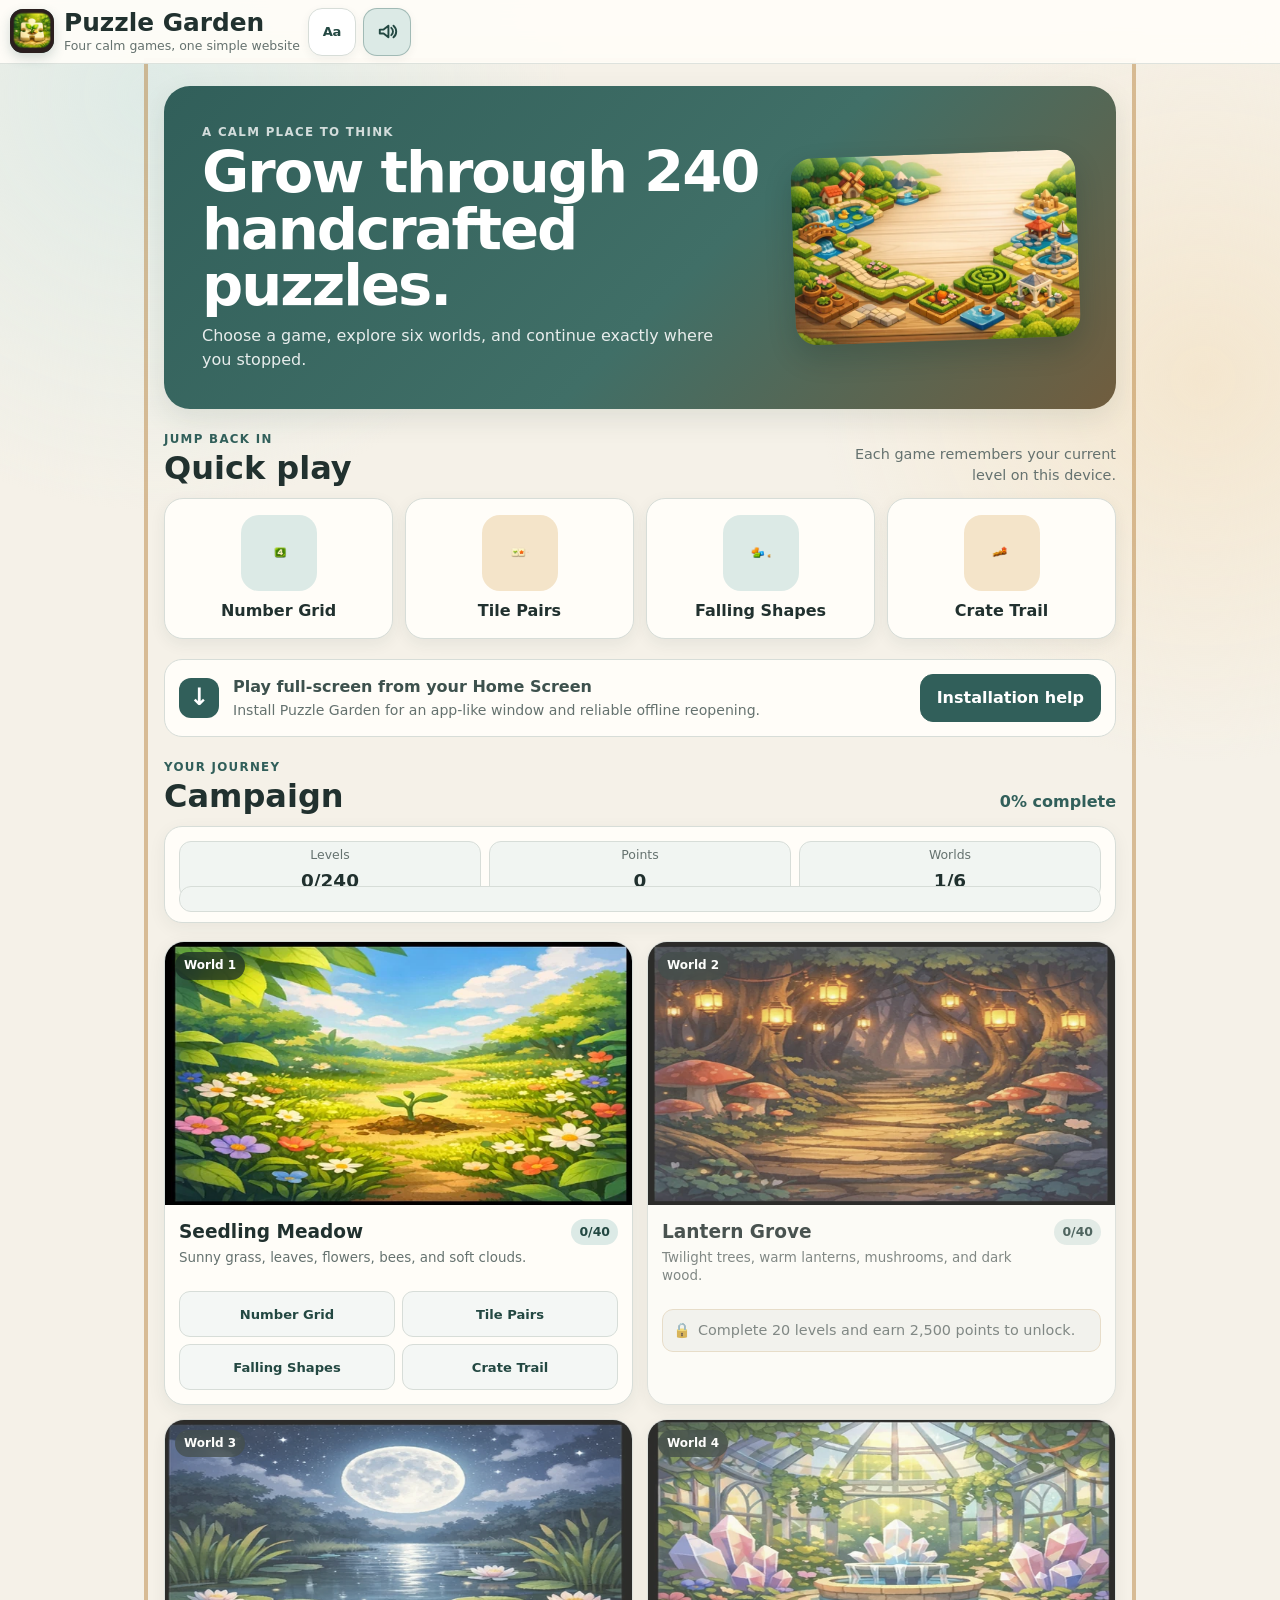
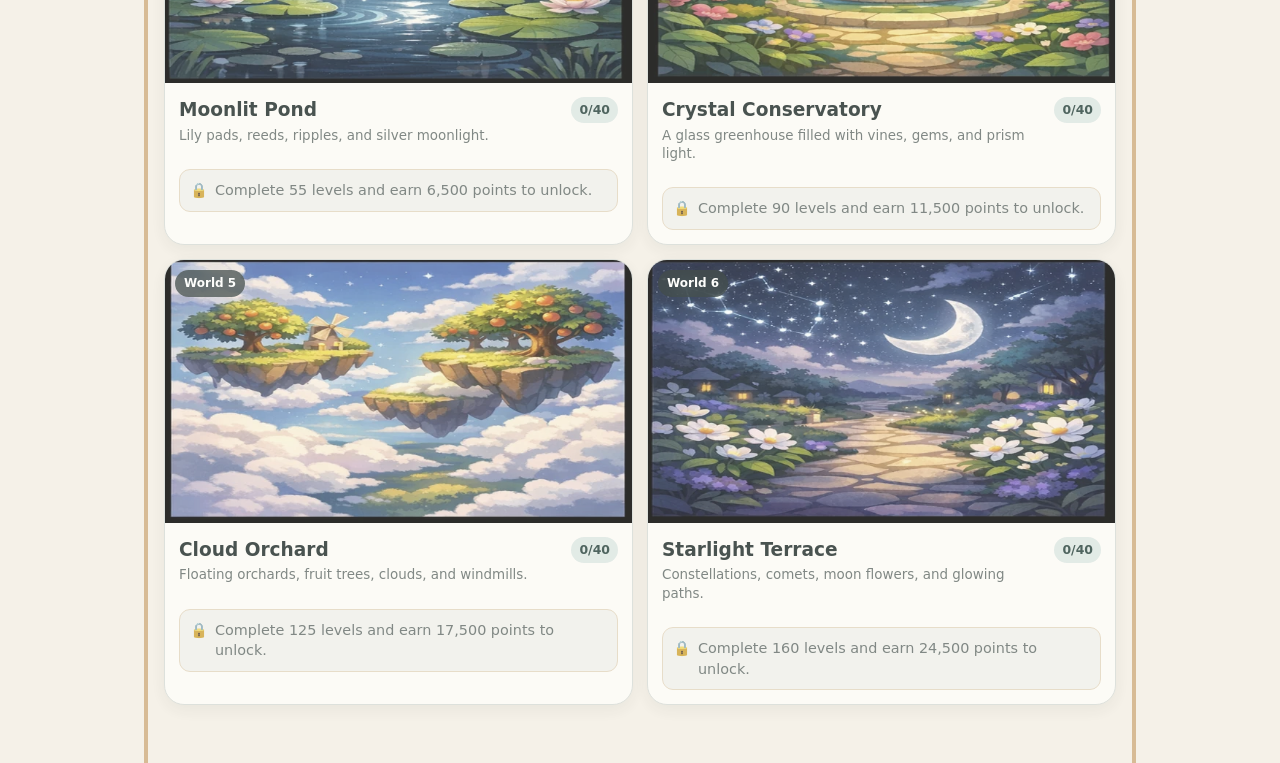
<file: index.html>
<!doctype html>
<html lang="en">
<head>
  <meta charset="utf-8">
  <meta name="viewport" content="width=device-width, initial-scale=1, viewport-fit=cover">
  <meta name="theme-color" content="#315f5a">
  <meta name="color-scheme" content="light">
  <meta name="description" content="Puzzle Garden is a calm, touch-first collection of four puzzle games with 240 handcrafted levels.">
  <meta name="application-name" content="Puzzle Garden">
  <meta name="mobile-web-app-capable" content="yes">
  <meta name="apple-mobile-web-app-capable" content="yes">
  <meta name="apple-mobile-web-app-status-bar-style" content="black-translucent">
  <meta name="apple-mobile-web-app-title" content="Puzzle Garden">
  <meta name="format-detection" content="telephone=no">
  <link rel="manifest" href="manifest.webmanifest">
  <link rel="apple-touch-icon" sizes="180x180" href="apple-touch-icon.png">
  <link rel="icon" type="image/png" sizes="192x192" href="icon-192.png">
  <link rel="stylesheet" href="styles.css?v=mobile-v2">
  <title>Puzzle Garden</title>
</head>
<body>
  <a class="skip-link" href="#app">Skip to the game</a>

  <header class="app-header">
    <button id="homeButton" class="icon-button" type="button" aria-label="Return to the game menu" title="Game menu" hidden>
      <svg viewBox="0 0 24 24" aria-hidden="true"><path d="M3.5 10.7 12 3.8l8.5 6.9v8.5a1 1 0 0 1-1 1h-5.2v-5.6H9.7v5.6H4.5a1 1 0 0 1-1-1z"/></svg>
    </button>
    <div class="header-title-wrap">
      <div class="brand-mark" aria-hidden="true"><img src="icon-192.png" alt="" width="42" height="42"></div>
      <div class="header-copy">
        <h1 id="pageTitle">Puzzle Garden</h1>
        <p id="pageSubtitle">Four calm games, one simple website</p>
      </div>
    </div>
    <div class="header-actions">
      <button id="installButton" class="icon-button install-header-button" type="button" aria-label="Install Puzzle Garden" title="Install app" hidden>
        <svg viewBox="0 0 24 24" aria-hidden="true"><path d="M12 3v11m0 0 4-4m-4 4-4-4M5 18v2h14v-2"/></svg>
      </button>
      <button id="textSizeButton" class="icon-button text-size-button" type="button" aria-pressed="false" aria-label="Use larger text" title="Larger text">Aa</button>
      <button id="soundButton" class="icon-button sound-toggle" type="button" aria-pressed="true" aria-label="Turn sound off" title="Sound on">
        <svg class="sound-on-icon" viewBox="0 0 24 24" aria-hidden="true"><path d="M5 10v4h4l5 4V6l-5 4zm12-1.8a5 5 0 0 1 0 7.6m2.3-9.9a8 8 0 0 1 0 12.2"/></svg>
        <svg class="sound-off-icon" viewBox="0 0 24 24" aria-hidden="true"><path d="M5 10v4h4l5 4V6l-5 4zm12-1 4 4m0-4-4 4"/></svg>
      </button>
    </div>
  </header>

  <main id="app" tabindex="-1" aria-live="off"></main>

  <dialog id="installDialog" class="install-dialog" aria-labelledby="installDialogTitle">
    <div class="install-dialog-content">
      <div class="install-dialog-icon" aria-hidden="true">✦</div>
      <h2 id="installDialogTitle">Install Puzzle Garden</h2>
      <div id="installDialogInstructions"></div>
      <form method="dialog">
        <button class="primary-button" value="close" type="submit">Got it</button>
      </form>
    </div>
  </dialog>

  <div id="toast" class="toast" role="status" aria-live="polite" aria-atomic="true"></div>
  <div id="celebration" class="celebration" aria-hidden="true"></div>

  <noscript>
    <section class="panel noscript-panel">
      <h2>JavaScript is required</h2>
      <p>Puzzle Garden runs entirely in your browser and needs JavaScript enabled.</p>
    </section>
  </noscript>

  <script src="app.js?v=mobile-v2" defer></script>
</body>
</html>
</file>
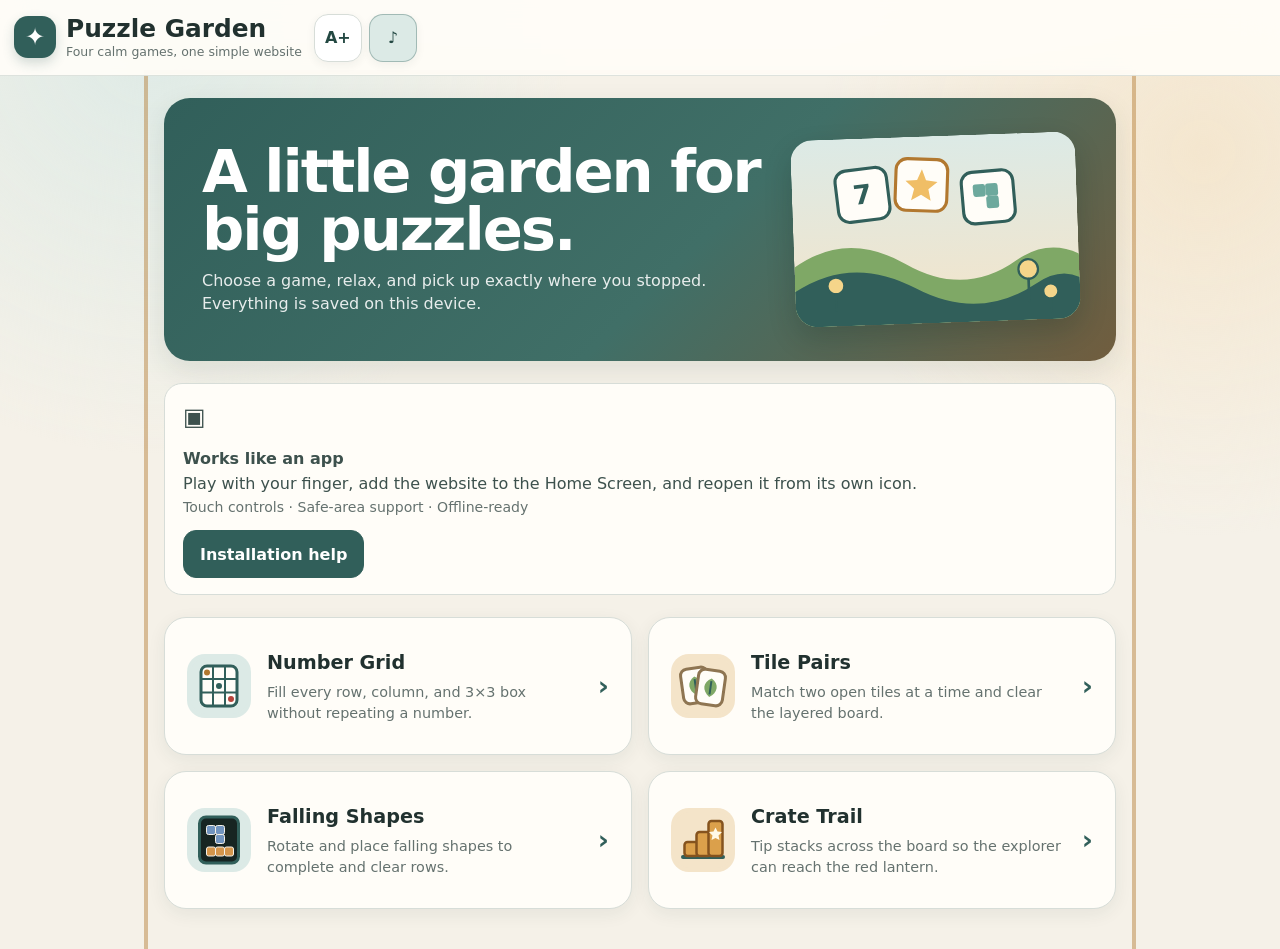
<file: puzzle-garden-mobile-v2/index.html>
<!doctype html>
<html lang="en">
<head>
  <meta charset="utf-8">
  <meta name="viewport" content="width=device-width, initial-scale=1, viewport-fit=cover">
  <meta name="theme-color" content="#315f5a">
  <meta name="color-scheme" content="light">
  <meta name="description" content="A calm, touch-friendly collection of four puzzle games that can be installed on a phone.">
  <meta name="mobile-web-app-capable" content="yes">
  <meta name="apple-mobile-web-app-capable" content="yes">
  <meta name="apple-mobile-web-app-status-bar-style" content="default">
  <meta name="apple-mobile-web-app-title" content="Puzzle Garden">
  <meta name="format-detection" content="telephone=no">
  <link rel="manifest" href="manifest.webmanifest">
  <link rel="apple-touch-icon" href="apple-touch-icon.png">
  <link rel="icon" href="icon-192.png">
  <link rel="stylesheet" href="styles.css">
  <title>Puzzle Garden</title>
</head>
<body>
  <a class="skip-link" href="#app">Skip to the game</a>

  <header class="app-header">
    <button id="homeButton" class="icon-button" type="button" aria-label="Return to the game menu" title="Game menu" hidden>⌂</button>
    <div class="header-title-wrap">
      <div class="brand-mark" aria-hidden="true">✦</div>
      <div>
        <h1 id="pageTitle">Puzzle Garden</h1>
        <p id="pageSubtitle">Four calm games, one simple website</p>
      </div>
    </div>
    <div class="header-actions">
      <button id="installButton" class="icon-button install-header-button" type="button" aria-label="Install Puzzle Garden" title="Install app" hidden>⇩</button>
      <button id="textSizeButton" class="icon-button" type="button" aria-pressed="false" aria-label="Use larger text" title="Larger text">A+</button>
      <button id="soundButton" class="icon-button" type="button" aria-pressed="true" aria-label="Turn sound off" title="Sound on">♪</button>
    </div>
  </header>

  <main id="app" tabindex="-1" aria-live="off"></main>

  <dialog id="installDialog" class="install-dialog" aria-labelledby="installDialogTitle">
    <div class="install-dialog-content">
      <div class="install-dialog-icon" aria-hidden="true">✦</div>
      <h2 id="installDialogTitle">Install Puzzle Garden</h2>
      <div id="installDialogInstructions"></div>
      <form method="dialog">
        <button class="primary-button" value="close" type="submit">Got it</button>
      </form>
    </div>
  </dialog>

  <div id="toast" class="toast" role="status" aria-live="polite" aria-atomic="true"></div>
  <div id="celebration" class="celebration" aria-hidden="true"></div>

  <noscript>
    <section class="panel noscript-panel">
      <h2>JavaScript is required</h2>
      <p>Puzzle Garden runs entirely in your browser and needs JavaScript enabled.</p>
    </section>
  </noscript>

  <script src="app.js" defer></script>
</body>
</html>
</file>
<file: styles.css>
:root {
  color-scheme: light;
  --bg: #f5f1e8;
  --surface: #fffdf8;
  --surface-strong: #ffffff;
  --ink: #21312f;
  --muted: #65726f;
  --line: #d7ddd8;
  --accent: #315f5a;
  --accent-strong: #234842;
  --accent-soft: #dceae6;
  --gold: #b2782f;
  --gold-soft: #f4e4c9;
  --danger: #a03d38;
  --danger-soft: #f5deda;
  --success: #2f6c4f;
  --success-soft: #dcecdf;
  --shadow: 0 10px 28px rgba(31, 56, 52, 0.10);
  --radius: 18px;
  --control-height: 48px;
  --max-width: 980px;
  --safe-top: env(safe-area-inset-top, 0px);
  --safe-bottom: env(safe-area-inset-bottom, 0px);
  font-family: ui-rounded, "SF Pro Rounded", "Segoe UI", system-ui, -apple-system, BlinkMacSystemFont, sans-serif;
}

* {
  box-sizing: border-box;
}

html {
  min-height: 100%;
  background: var(--bg);
  -webkit-text-size-adjust: 100%;
  text-size-adjust: 100%;
}

body {
  min-height: 100vh;
  margin: 0;
  color: var(--ink);
  background:
    radial-gradient(circle at 12% 4%, rgba(220, 234, 230, 0.9), transparent 26rem),
    radial-gradient(circle at 94% 16%, rgba(244, 228, 201, 0.82), transparent 24rem),
    var(--bg);
  font-size: 16px;
  line-height: 1.45;
  overscroll-behavior-y: contain;
}

body.large-text {
  font-size: 18px;
}

button,
select,
input {
  font: inherit;
}

button,
select {
  min-height: var(--control-height);
}

button {
  -webkit-tap-highlight-color: transparent;
  touch-action: manipulation;
}

button:focus-visible,
select:focus-visible,
[tabindex]:focus-visible {
  outline: 4px solid rgba(178, 120, 47, 0.45);
  outline-offset: 2px;
}

button:disabled {
  cursor: not-allowed;
  opacity: 0.48;
}

.skip-link {
  position: fixed;
  z-index: 9999;
  top: 8px;
  left: 8px;
  transform: translateY(-150%);
  padding: 10px 14px;
  color: white;
  background: var(--accent-strong);
  border-radius: 10px;
}

.skip-link:focus {
  transform: translateY(0);
}

.app-header {
  position: sticky;
  z-index: 100;
  top: 0;
  display: grid;
  grid-template-columns: auto minmax(0, 1fr) auto;
  align-items: center;
  gap: 12px;
  min-height: calc(76px + var(--safe-top));
  padding: calc(10px + var(--safe-top)) max(14px, env(safe-area-inset-right)) 10px max(14px, env(safe-area-inset-left));
  border-bottom: 1px solid rgba(49, 95, 90, 0.16);
  background: rgba(255, 253, 248, 0.93);
  backdrop-filter: blur(16px);
  -webkit-backdrop-filter: blur(16px);
}

.header-title-wrap {
  display: flex;
  min-width: 0;
  align-items: center;
  gap: 10px;
}

.brand-mark {
  display: grid;
  flex: 0 0 auto;
  width: 42px;
  height: 42px;
  place-items: center;
  color: #fff;
  background: var(--accent);
  border-radius: 14px;
  box-shadow: 0 5px 12px rgba(49, 95, 90, 0.22);
  font-size: 24px;
}

.app-header h1 {
  overflow: hidden;
  margin: 0;
  font-size: clamp(1.12rem, 3.8vw, 1.55rem);
  line-height: 1.1;
  text-overflow: ellipsis;
  white-space: nowrap;
}

.app-header p {
  overflow: hidden;
  margin: 3px 0 0;
  color: var(--muted);
  font-size: 0.78rem;
  line-height: 1.2;
  text-overflow: ellipsis;
  white-space: nowrap;
}

.header-actions {
  display: flex;
  gap: 7px;
}

.icon-button {
  display: inline-grid;
  width: 48px;
  min-width: 48px;
  height: 48px;
  padding: 0;
  place-items: center;
  color: var(--accent-strong);
  background: var(--surface-strong);
  border: 1px solid var(--line);
  border-radius: 14px;
  box-shadow: 0 3px 10px rgba(31, 56, 52, 0.06);
  font-weight: 800;
}

.icon-button:hover,
.icon-button[aria-pressed="true"] {
  background: var(--accent-soft);
  border-color: rgba(49, 95, 90, 0.35);
}

#app {
  width: min(100%, var(--max-width));
  min-height: calc(100vh - 84px);
  margin: 0 auto;
  padding: 22px max(14px, env(safe-area-inset-right)) calc(40px + var(--safe-bottom)) max(14px, env(safe-area-inset-left));
}

.home-hero {
  display: grid;
  grid-template-columns: minmax(0, 1.6fr) minmax(240px, 0.8fr);
  align-items: center;
  gap: 22px;
  margin-bottom: 22px;
  padding: clamp(22px, 5vw, 38px);
  overflow: hidden;
  color: white;
  background:
    radial-gradient(circle at 78% 28%, rgba(255, 255, 255, 0.22) 0 4px, transparent 5px),
    radial-gradient(circle at 86% 55%, rgba(255, 255, 255, 0.16) 0 7px, transparent 8px),
    linear-gradient(135deg, #315f5a, #406f67 56%, #715d3e);
  border-radius: 26px;
  box-shadow: var(--shadow);
}

.home-hero h2 {
  max-width: 15ch;
  margin: 0 0 10px;
  font-size: clamp(2rem, 7vw, 3.7rem);
  line-height: 0.98;
  letter-spacing: -0.035em;
}

.home-hero p {
  max-width: 52ch;
  margin: 0;
  color: rgba(255, 255, 255, 0.88);
}

.hero-art {
  display: grid;
  grid-template-columns: repeat(3, 58px);
  grid-auto-rows: 58px;
  justify-content: center;
  gap: 10px;
  transform: rotate(-4deg);
}

.hero-tile {
  display: grid;
  place-items: center;
  color: var(--ink);
  background: rgba(255, 253, 248, 0.96);
  border: 1px solid rgba(255, 255, 255, 0.52);
  border-radius: 16px;
  box-shadow: 0 8px 18px rgba(12, 34, 31, 0.22);
  font-size: 1.7rem;
  font-weight: 900;
}

.hero-tile:nth-child(2),
.hero-tile:nth-child(6) {
  transform: translateY(13px);
}

.home-note {
  display: flex;
  align-items: flex-start;
  gap: 12px;
  margin: 0 0 22px;
  padding: 16px 18px;
  color: #3d514d;
  background: var(--surface);
  border: 1px solid var(--line);
  border-radius: var(--radius);
}

.home-note strong {
  display: block;
  margin-bottom: 2px;
}

.home-note-icon {
  flex: 0 0 auto;
  font-size: 1.5rem;
}

.game-grid {
  display: grid;
  grid-template-columns: repeat(2, minmax(0, 1fr));
  gap: 16px;
}

.campaign-summary {
  display: grid;
  grid-template-columns: repeat(3, minmax(0, 1fr));
  gap: 12px;
  margin-bottom: 18px;
}

.campaign-summary div {
  padding: 12px;
  text-align: center;
  background: #f1f5f2;
  border: 1px solid var(--line);
  border-radius: 12px;
}

.campaign-summary span,
.world-card-heading span {
  display: block;
  color: var(--muted);
  font-size: 0.78rem;
}

.campaign-summary strong {
  display: block;
  margin-top: 3px;
  font-size: 1.15rem;
}

.world-grid {
  display: grid;
  grid-template-columns: repeat(2, minmax(0, 1fr));
  gap: 16px;
  margin-bottom: 18px;
}

.world-card {
  overflow: hidden;
  background: var(--surface);
  border: 1px solid var(--line);
  border-radius: var(--radius);
  box-shadow: 0 5px 18px rgba(31, 56, 52, 0.07);
}

.world-card.locked {
  filter: saturate(0.72);
}

.world-card img {
  display: block;
  width: 100%;
  height: auto;
  aspect-ratio: 16 / 9;
  object-fit: cover;
  background: linear-gradient(135deg, var(--world-a), var(--world-b), var(--world-c));
}

.world-card-body {
  display: grid;
  gap: 12px;
  padding: 16px;
}

.world-card-heading {
  display: flex;
  align-items: start;
  justify-content: space-between;
  gap: 12px;
}

.world-card h3 {
  margin: 2px 0 0;
  font-size: 1.16rem;
}

.world-card p {
  margin: 0;
  color: var(--muted);
  font-size: 0.9rem;
}

.world-actions {
  display: grid;
  grid-template-columns: repeat(2, minmax(0, 1fr));
  gap: 8px;
}

.world-game-button {
  min-height: 42px;
  padding: 8px 10px;
  color: var(--accent-strong);
  background: var(--surface-strong);
  border: 1px solid var(--line);
  border-radius: 11px;
  font-size: 0.88rem;
  font-weight: 800;
}

.world-game-button:not(:disabled):hover {
  background: var(--accent-soft);
}

.world-lock {
  padding: 10px;
  background: #f5efe1;
  border: 1px solid #ead8b9;
  border-radius: 10px;
}

.game-card {
  position: relative;
  display: grid;
  grid-template-columns: auto minmax(0, 1fr) auto;
  align-items: center;
  gap: 16px;
  min-height: 138px;
  padding: 22px;
  text-align: left;
  color: var(--ink);
  background: var(--surface);
  border: 1px solid var(--line);
  border-radius: 22px;
  box-shadow: 0 5px 18px rgba(31, 56, 52, 0.07);
}

.game-card:hover {
  transform: translateY(-2px);
  border-color: rgba(49, 95, 90, 0.38);
  box-shadow: var(--shadow);
}

.game-card:active {
  transform: translateY(0);
}

.game-card-icon {
  display: grid;
  width: 64px;
  height: 64px;
  place-items: center;
  background: var(--accent-soft);
  border-radius: 18px;
  font-size: 2rem;
}

.game-card:nth-child(2) .game-card-icon,
.game-card:nth-child(4) .game-card-icon {
  background: var(--gold-soft);
}

.game-card h3 {
  margin: 0 0 5px;
  font-size: 1.2rem;
}

.game-card p {
  margin: 0;
  color: var(--muted);
  font-size: 0.9rem;
}

.game-card-arrow {
  color: var(--accent);
  font-size: 1.7rem;
  font-weight: 900;
}

.panel {
  padding: clamp(16px, 4vw, 24px);
  background: var(--surface);
  border: 1px solid var(--line);
  border-radius: var(--radius);
  box-shadow: 0 5px 18px rgba(31, 56, 52, 0.06);
}

.game-layout {
  display: grid;
  gap: 16px;
}

.game-intro {
  display: flex;
  flex-wrap: wrap;
  align-items: center;
  justify-content: space-between;
  gap: 12px;
}

.game-intro h2,
.panel h2,
.panel h3 {
  margin-top: 0;
}

.game-intro p {
  max-width: 65ch;
  margin: 0;
  color: var(--muted);
}

.toolbar,
.compact-toolbar,
.number-pad,
.direction-pad,
.falling-controls {
  display: flex;
  flex-wrap: wrap;
  align-items: center;
  justify-content: center;
  gap: 9px;
}

.toolbar {
  justify-content: space-between;
}

.toolbar-group {
  display: flex;
  flex-wrap: wrap;
  align-items: center;
  gap: 9px;
}

.control,
.primary-button,
.secondary-button,
.danger-button,
.pad-button {
  min-height: 48px;
  padding: 10px 16px;
  color: var(--ink);
  background: var(--surface-strong);
  border: 1px solid var(--line);
  border-radius: 13px;
  font-weight: 750;
}

.primary-button {
  color: white;
  background: var(--accent);
  border-color: var(--accent);
}

.primary-button:hover {
  background: var(--accent-strong);
}

.secondary-button:hover,
.control:hover,
.pad-button:hover {
  background: var(--accent-soft);
}

.danger-button {
  color: var(--danger);
  background: var(--danger-soft);
  border-color: rgba(160, 61, 56, 0.24);
}

.toggle-button[aria-pressed="true"] {
  color: var(--accent-strong);
  background: var(--accent-soft);
  border-color: rgba(49, 95, 90, 0.45);
}

select.control {
  max-width: 100%;
  padding-right: 36px;
}

.status-row {
  display: flex;
  flex-wrap: wrap;
  align-items: center;
  justify-content: center;
  gap: 10px;
  color: var(--muted);
}

.status-pill {
  display: inline-flex;
  min-height: 38px;
  align-items: center;
  gap: 6px;
  padding: 7px 12px;
  background: #f2f5f2;
  border: 1px solid var(--line);
  border-radius: 999px;
  font-size: 0.9rem;
}

.status-pill strong {
  color: var(--ink);
}

.help-text {
  margin: 0;
  color: var(--muted);
  text-align: center;
  font-size: 0.9rem;
}

.sr-only {
  position: absolute;
  width: 1px;
  height: 1px;
  padding: 0;
  overflow: hidden;
  clip: rect(0, 0, 0, 0);
  white-space: nowrap;
  border: 0;
}

/* Sudoku */
.sudoku-shell {
  display: grid;
  gap: 16px;
  justify-items: center;
}

.sudoku-grid {
  display: grid;
  width: min(94vw, 510px);
  aspect-ratio: 1;
  grid-template-columns: repeat(var(--sudoku-size, 9), 1fr);
  overflow: hidden;
  background: var(--surface-strong);
  border: 3px solid var(--accent-strong);
  border-radius: 12px;
  box-shadow: 0 8px 20px rgba(31, 56, 52, 0.12);
}

.sudoku-cell {
  position: relative;
  display: grid;
  min-width: 0;
  min-height: 0;
  padding: 0;
  place-items: center;
  color: #1f3c38;
  background: #fff;
  border: 0;
  border-right: 1px solid #bcc8c3;
  border-bottom: 1px solid #bcc8c3;
  border-radius: 0;
  font-size: clamp(1rem, 5.4vw, 1.62rem);
  font-weight: 720;
}

.sudoku-cell:nth-child(9n) {
  border-right: 1px solid #bcc8c3;
}

.sudoku-cell:nth-child(n+73) {
  border-bottom: 1px solid #bcc8c3;
}

.sudoku-cell.box-right {
  border-right: 3px solid var(--accent-strong);
}

.sudoku-cell.box-bottom {
  border-bottom: 3px solid var(--accent-strong);
}

.sudoku-cell.given {
  color: #202725;
  background: #edf1ed;
  font-weight: 900;
}

.sudoku-cell.related {
  background: #f1f7f5;
}

.sudoku-cell.same-number {
  background: #dcece7;
}

.sudoku-cell.selected {
  z-index: 2;
  background: #f6e7c9;
  box-shadow: inset 0 0 0 3px var(--gold);
}

.sudoku-cell.wrong {
  color: var(--danger);
  background: var(--danger-soft);
}

.sudoku-notes {
  display: grid;
  width: 100%;
  height: 100%;
  padding: 2px;
  grid-template-columns: repeat(3, 1fr);
  grid-template-rows: repeat(3, 1fr);
  color: #53625f;
  font-size: clamp(0.42rem, 1.75vw, 0.65rem);
  line-height: 1;
}

.sudoku-note {
  display: grid;
  place-items: center;
}

.number-pad {
  width: min(94vw, 510px);
  display: grid;
  grid-template-columns: repeat(var(--pad-columns, 6), minmax(44px, 1fr));
}

.number-button {
  min-height: 52px;
  padding: 0;
  color: var(--accent-strong);
  background: var(--surface-strong);
  border: 1px solid var(--line);
  border-radius: 13px;
  font-size: 1.2rem;
  font-weight: 900;
}

.number-button:hover {
  background: var(--accent-soft);
}

.number-button.wide {
  grid-column: span 2;
  font-size: 0.92rem;
}

/* Tile Pairs */
.tile-game-shell {
  display: grid;
  gap: 16px;
  justify-items: center;
}

.tile-board-wrap {
  width: min(96vw, 650px);
  overflow: hidden;
  padding: 14px;
  background: linear-gradient(145deg, #35524d, #243d39);
  border: 4px solid #18312d;
  border-radius: 22px;
  box-shadow: 0 12px 28px rgba(20, 46, 42, 0.25);
}

.tile-board {
  position: relative;
  width: 100%;
  aspect-ratio: 1.12;
}

.mahjong-tile {
  position: absolute;
  display: grid;
  width: 14.6%;
  height: 14.4%;
  min-height: 0;
  padding: 0;
  place-items: center;
  color: #263835;
  background: linear-gradient(145deg, #fffef8, #e9e4d6);
  border: 1px solid #c8c0ad;
  border-right: 5px solid #b8ad95;
  border-bottom: 6px solid #a99e87;
  border-radius: 10px;
  box-shadow: 0 5px 7px rgba(0, 0, 0, 0.22);
  font-size: clamp(1rem, 5vw, 2rem);
  transition: transform 150ms ease, opacity 150ms ease, filter 150ms ease;
}

.tile-face-image {
  display: block;
  width: min(78%, 54px);
  height: min(78%, 54px);
  object-fit: contain;
  pointer-events: none;
}

.mahjong-tile .tile-face-fallback {
  line-height: 1;
}

.mahjong-tile.free:hover,
.mahjong-tile.free:focus-visible {
  transform: translateY(-3px);
  filter: brightness(1.04);
}

.mahjong-tile.blocked {
  filter: saturate(0.62) brightness(0.82);
}

.mahjong-tile.selected {
  transform: translateY(-4px);
  box-shadow: 0 0 0 4px #f2bf67, 0 8px 12px rgba(0, 0, 0, 0.28);
}

.mahjong-tile.hint {
  animation: hint-pulse 650ms ease-in-out 2;
  box-shadow: 0 0 0 4px #f2bf67, 0 8px 12px rgba(0, 0, 0, 0.28);
}

@keyframes hint-pulse {
  50% { transform: translateY(-6px) scale(1.04); }
}

/* Falling Shapes */
.falling-layout {
  display: grid;
  grid-template-columns: minmax(250px, auto) minmax(180px, 260px);
  align-items: start;
  justify-content: center;
  gap: 18px;
}

.falling-board-panel {
  display: grid;
  gap: 12px;
  justify-items: center;
}

#fallingCanvas {
  display: block;
  width: min(76vw, 330px);
  height: auto;
  background: #172522;
  border: 5px solid #28433e;
  border-radius: 14px;
  box-shadow: 0 10px 24px rgba(18, 42, 38, 0.23);
  touch-action: none;
}

.falling-side {
  display: grid;
  gap: 12px;
}

.next-piece-panel {
  display: grid;
  justify-items: center;
  gap: 6px;
}

#nextCanvas {
  width: 118px;
  height: 118px;
  background: #eef2ef;
  border: 1px solid var(--line);
  border-radius: 14px;
}

.score-grid {
  display: grid;
  grid-template-columns: repeat(2, minmax(0, 1fr));
  gap: 8px;
}

.score-box {
  padding: 10px;
  text-align: center;
  background: #f1f5f2;
  border: 1px solid var(--line);
  border-radius: 12px;
}

.score-box span {
  display: block;
  color: var(--muted);
  font-size: 0.78rem;
}

.score-box strong {
  font-size: 1.12rem;
}

.falling-controls {
  display: grid;
  width: min(92vw, 420px);
  grid-template-columns: repeat(5, 1fr);
}

.falling-control {
  min-width: 0;
  min-height: 54px;
  padding: 0;
  color: var(--accent-strong);
  background: var(--surface-strong);
  border: 1px solid var(--line);
  border-radius: 13px;
  font-size: 1.35rem;
  font-weight: 900;
}

.falling-control.drop {
  color: white;
  background: var(--accent);
  border-color: var(--accent);
}

/* Crate Trail */
.crate-shell {
  display: grid;
  gap: 16px;
  justify-items: center;
}

.crate-board {
  display: grid;
  width: min(92vw, 520px);
  aspect-ratio: 1;
  padding: 8px;
  grid-template-columns: repeat(var(--crate-size, 6), 1fr);
  grid-template-rows: repeat(var(--crate-size, 6), 1fr);
  gap: 4px;
  background: #253d39;
  border: 4px solid #18302c;
  border-radius: 18px;
  box-shadow: 0 12px 28px rgba(20, 46, 42, 0.24);
}

.crate-cell {
  position: relative;
  display: grid;
  min-width: 0;
  min-height: 0;
  padding: 2px;
  place-items: center;
  overflow: visible;
  color: var(--ink);
  background:
    linear-gradient(90deg, transparent 48%, rgba(255,255,255,0.05) 49% 51%, transparent 52%),
    linear-gradient(0deg, transparent 48%, rgba(255,255,255,0.05) 49% 51%, transparent 52%),
    #35534d;
  border: 1px solid rgba(255, 255, 255, 0.08);
  border-radius: 9px;
}

.crate-cell.reachable {
  background: #426b62;
  box-shadow: inset 0 0 0 2px rgba(216, 239, 229, 0.34);
}

.crate-cell.selected {
  box-shadow: inset 0 0 0 4px #f0be66;
}

.crate-tower {
  position: relative;
  display: grid;
  width: 68%;
  height: 68%;
  place-items: center;
  color: #20302d;
  background: linear-gradient(145deg, #f6c86d, #c98535);
  border: 3px solid #8c5b24;
  border-radius: 9px;
  box-shadow:
    0 -6px 0 -2px #e4ad54,
    0 -12px 0 -4px #cf8e3d,
    0 6px 8px rgba(0, 0, 0, 0.25);
  font-size: clamp(0.92rem, 4.5vw, 1.4rem);
  font-weight: 950;
}

.crate-tower.height-3 {
  box-shadow:
    0 -6px 0 -2px #e4ad54,
    0 -12px 0 -4px #cf8e3d,
    0 -18px 0 -6px #b9782f,
    0 6px 8px rgba(0, 0, 0, 0.25);
}

.crate-tower.height-4 {
  box-shadow:
    0 -5px 0 -1px #e4ad54,
    0 -10px 0 -2px #cf8e3d,
    0 -15px 0 -3px #b9782f,
    0 -20px 0 -4px #9f6527,
    0 6px 8px rgba(0, 0, 0, 0.25);
}

.crate-fallen {
  width: 78%;
  height: 52%;
  background:
    linear-gradient(90deg, rgba(255,255,255,.18) 0 7%, transparent 7% 44%, rgba(255,255,255,.16) 44% 52%, transparent 52% 93%, rgba(0,0,0,.1) 93%),
    linear-gradient(145deg, #dba04b, #b8752d);
  border: 3px solid #85531e;
  border-radius: 8px;
  box-shadow: 0 5px 7px rgba(0, 0, 0, 0.2);
}

.crate-goal {
  display: grid;
  width: 70%;
  height: 70%;
  place-items: center;
  color: white;
  background: radial-gradient(circle at 40% 35%, #f8a39b, #b7433b 55%, #7d2d29);
  border: 3px solid #6f2824;
  border-radius: 12px;
  box-shadow: 0 0 0 4px rgba(255,255,255,0.14), 0 6px 8px rgba(0,0,0,0.22);
  font-size: clamp(1rem, 5vw, 1.7rem);
}

.crate-player {
  position: absolute;
  z-index: 8;
  top: 4%;
  right: 3%;
  display: grid;
  width: 42%;
  height: 42%;
  place-items: center;
  background: #fff9e8;
  border: 2px solid #2f5b55;
  border-radius: 50%;
  box-shadow: 0 3px 7px rgba(0,0,0,0.25);
  font-size: clamp(0.75rem, 4vw, 1.25rem);
}

.direction-pad {
  display: grid;
  width: min(92vw, 360px);
  grid-template-columns: repeat(3, 1fr);
  grid-template-areas:
    ". up ."
    "left down right";
}

.direction-button {
  min-height: 54px;
  color: var(--accent-strong);
  background: var(--surface-strong);
  border: 1px solid var(--line);
  border-radius: 13px;
  font-size: 1.4rem;
  font-weight: 900;
}

.direction-button[data-direction="up"] { grid-area: up; }
.direction-button[data-direction="down"] { grid-area: down; }
.direction-button[data-direction="left"] { grid-area: left; }
.direction-button[data-direction="right"] { grid-area: right; }

.legend {
  display: flex;
  flex-wrap: wrap;
  justify-content: center;
  gap: 10px 16px;
  color: var(--muted);
  font-size: 0.88rem;
}

.legend-item {
  display: inline-flex;
  align-items: center;
  gap: 6px;
}

.legend-swatch {
  display: inline-grid;
  width: 26px;
  height: 26px;
  place-items: center;
  border-radius: 7px;
}

/* Feedback */
.toast {
  position: fixed;
  z-index: 1000;
  left: 50%;
  bottom: calc(18px + var(--safe-bottom));
  max-width: min(90vw, 520px);
  padding: 12px 18px;
  color: white;
  background: rgba(28, 49, 45, 0.96);
  border-radius: 999px;
  box-shadow: 0 8px 24px rgba(20, 40, 37, 0.25);
  opacity: 0;
  pointer-events: none;
  transform: translate(-50%, 18px);
  transition: opacity 180ms ease, transform 180ms ease;
  text-align: center;
}

.toast.show {
  opacity: 1;
  transform: translate(-50%, 0);
}

.celebration {
  position: fixed;
  z-index: 999;
  inset: 0;
  overflow: hidden;
  pointer-events: none;
}

.confetti-piece {
  position: absolute;
  top: -24px;
  width: 12px;
  height: 18px;
  border-radius: 4px;
  animation: confetti-fall 1300ms ease-in forwards;
}

@keyframes confetti-fall {
  to {
    transform: translate3d(var(--drift), 110vh, 0) rotate(720deg);
    opacity: 0.85;
  }
}

.noscript-panel {
  width: min(90vw, 560px);
  margin: 30px auto;
}

@media (max-width: 760px) {
  .home-hero {
    grid-template-columns: 1fr;
  }

  .campaign-summary,
  .world-grid {
    grid-template-columns: 1fr;
  }

  .world-actions {
    grid-template-columns: 1fr;
  }

  .hero-art {
    display: none;
  }

  .game-grid {
    grid-template-columns: 1fr;
  }

  .falling-layout {
    grid-template-columns: 1fr;
  }

  .falling-side {
    width: min(92vw, 420px);
    grid-template-columns: 1fr 1fr;
  }
}

@media (max-width: 520px) {
  :root {
    --control-height: 46px;
  }

  .app-header {
    gap: 7px;
    padding-left: 8px;
    padding-right: 8px;
  }

  .brand-mark {
    display: none;
  }

  .header-actions {
    gap: 4px;
  }

  .icon-button {
    width: 44px;
    min-width: 44px;
    height: 44px;
    border-radius: 12px;
  }

  #app {
    padding-top: 14px;
  }

  .home-hero {
    padding: 24px 20px;
  }

  .game-card {
    min-height: 118px;
    padding: 18px;
    gap: 13px;
  }

  .game-card-icon {
    width: 54px;
    height: 54px;
  }

  .number-pad {
    grid-template-columns: repeat(5, minmax(44px, 1fr));
  }

  .number-button.wide {
    grid-column: span 1;
    font-size: 0.8rem;
  }

  .tile-board-wrap {
    padding: 8px;
    border-width: 3px;
  }

  .mahjong-tile {
    border-right-width: 3px;
    border-bottom-width: 4px;
    border-radius: 7px;
  }

  .falling-side {
    grid-template-columns: 1fr;
  }

  .score-grid {
    grid-template-columns: repeat(4, 1fr);
  }

  .crate-board {
    gap: 3px;
    padding: 6px;
  }
}

@media (prefers-reduced-motion: reduce) {
  *,
  *::before,
  *::after {
    scroll-behavior: auto !important;
    animation-duration: 0.01ms !important;
    animation-iteration-count: 1 !important;
    transition-duration: 0.01ms !important;
  }
}

.direction-button.hint {
  background: var(--gold-soft);
  border-color: var(--gold);
  box-shadow: 0 0 0 4px rgba(178, 120, 47, 0.24);
  animation: hint-pulse 650ms ease-in-out 2;
}

/* ------------------------------------------------------------------ */
/* Mobile-app shell and universal touch overrides                     */
/* ------------------------------------------------------------------ */

:root {
  --app-height: 100dvh;
  --app-width: 100vw;
  --tap-size: 52px;
  --header-compact-height: 66px;
}

html,
body {
  width: 100%;
  max-width: 100%;
  overflow-x: hidden;
}

html {
  min-height: 100%;
  scroll-padding-top: calc(82px + var(--safe-top));
  -webkit-tap-highlight-color: transparent;
}

body {
  min-height: 100vh;
  min-height: var(--app-height);
  min-height: 100dvh;
  padding-bottom: env(safe-area-inset-bottom, 0px);
}

body.standalone-mode {
  overscroll-behavior: none;
}

button,
a,
select,
input,
.sudoku-cell,
.mahjong-tile,
.crate-cell,
.falling-control,
.direction-button {
  -webkit-tap-highlight-color: transparent;
  touch-action: manipulation;
}

button,
.game-card,
.sudoku-cell,
.mahjong-tile,
.crate-cell,
.falling-control,
.direction-button,
.number-button {
  -webkit-user-select: none;
  user-select: none;
}

input,
textarea,
select {
  -webkit-user-select: text;
  user-select: text;
}

button.is-pressed,
.game-card.is-pressed,
.sudoku-cell.is-pressed,
.mahjong-tile.is-pressed,
.crate-cell.is-pressed,
.falling-control.is-pressed,
.direction-button.is-pressed,
.number-button.is-pressed {
  transform: scale(0.965);
  filter: brightness(0.96);
}

canvas,
img,
svg {
  max-width: 100%;
}

#app {
  width: min(100%, var(--max-width));
  min-height: calc(var(--app-height) - 84px);
  overflow: clip;
}

.panel,
.home-hero,
.home-note,
.game-card {
  max-width: 100%;
}

.sudoku-grid,
.number-pad,
.tile-board-wrap,
.falling-controls,
.falling-side,
.crate-board,
.direction-pad {
  width: min(100%, var(--component-max, 100%));
}

.sudoku-grid,
.number-pad {
  --component-max: 510px;
}

.tile-board-wrap {
  --component-max: 650px;
}

.falling-controls,
.falling-side {
  --component-max: 420px;
}

.crate-board {
  --component-max: 520px;
}

.direction-pad {
  --component-max: 360px;
}

#fallingCanvas {
  width: min(100%, 330px);
  max-height: calc(var(--app-height) - 210px);
  object-fit: contain;
}

.install-header-button {
  font-size: 1.25rem;
}

.install-dialog {
  width: min(calc(100% - 28px), 520px);
  max-height: calc(var(--app-height) - 32px);
  padding: 0;
  color: var(--ink);
  background: var(--surface);
  border: 1px solid var(--line);
  border-radius: 24px;
  box-shadow: 0 24px 70px rgba(20, 46, 42, 0.3);
}

.install-dialog::backdrop {
  background: rgba(18, 35, 32, 0.58);
  backdrop-filter: blur(4px);
  -webkit-backdrop-filter: blur(4px);
}

.install-dialog-content {
  display: grid;
  gap: 14px;
  padding: 24px;
  text-align: center;
}

.install-dialog-content h2,
.install-dialog-content p {
  margin: 0;
}

.install-dialog-content ol {
  display: grid;
  gap: 10px;
  margin: 0;
  padding-left: 1.4rem;
  text-align: left;
}

.install-dialog-icon {
  display: grid;
  width: 64px;
  height: 64px;
  margin: 0 auto;
  place-items: center;
  color: white;
  background: var(--accent);
  border-radius: 20px;
  box-shadow: var(--shadow);
  font-size: 2rem;
}

.install-dialog form {
  display: grid;
}

.install-cta {
  display: flex;
  flex-wrap: wrap;
  align-items: center;
  justify-content: space-between;
  gap: 12px;
}

.install-cta .primary-button {
  flex: 0 0 auto;
}

.phone-tip {
  display: inline-flex;
  align-items: center;
  gap: 6px;
  color: var(--muted);
  font-size: 0.88rem;
}

@media (hover: none), (pointer: coarse) {
  :root {
    --control-height: var(--tap-size);
  }

  button,
  select,
  input[type="button"],
  input[type="submit"] {
    min-height: var(--tap-size);
  }

  .icon-button {
    width: var(--tap-size);
    min-width: var(--tap-size);
    height: var(--tap-size);
  }

  .game-card:hover,
  .mahjong-tile.free:hover,
  .primary-button:hover,
  .secondary-button:hover,
  .danger-button:hover,
  .number-button:hover,
  .direction-button:hover {
    transform: none;
    filter: none;
  }

  .game-card:active,
  .mahjong-tile.free:active,
  .primary-button:active,
  .secondary-button:active,
  .danger-button:active,
  .number-button:active,
  .direction-button:active,
  .falling-control:active {
    transform: scale(0.965);
  }

  .sudoku-cell,
  .mahjong-tile,
  .crate-cell {
    cursor: default;
  }
}

@media (max-width: 760px) {
  .game-layout > .toolbar {
    position: sticky;
    z-index: 30;
    top: calc(68px + var(--safe-top));
    padding: 10px;
    background: rgba(255, 253, 248, 0.96);
    box-shadow: 0 8px 22px rgba(31, 56, 52, 0.11);
    backdrop-filter: blur(14px);
    -webkit-backdrop-filter: blur(14px);
  }

  .toolbar,
  .toolbar-group {
    width: 100%;
  }

  .toolbar-group {
    display: grid;
    grid-template-columns: repeat(auto-fit, minmax(118px, 1fr));
  }

  .toolbar-group > * {
    min-width: 0;
    width: 100%;
  }

  .sudoku-shell .number-pad,
  .falling-controls,
  .direction-pad {
    position: sticky;
    z-index: 28;
    bottom: calc(6px + var(--safe-bottom));
    padding: 7px;
    background: rgba(255, 253, 248, 0.96);
    border: 1px solid var(--line);
    border-radius: 17px;
    box-shadow: 0 10px 28px rgba(31, 56, 52, 0.18);
    backdrop-filter: blur(14px);
    -webkit-backdrop-filter: blur(14px);
  }

  .number-button,
  .falling-control,
  .direction-button {
    min-height: 54px;
  }

  .tile-board-wrap,
  .crate-board,
  #fallingCanvas,
  .sudoku-grid {
    margin-inline: auto;
  }
}

@media (max-width: 520px) {
  :root {
    --tap-size: 50px;
  }

  .app-header {
    min-height: calc(64px + var(--safe-top));
  }

  .app-header h1 {
    font-size: clamp(1rem, 5vw, 1.22rem);
  }

  .app-header p {
    max-width: 34vw;
  }

  #app {
    padding-right: max(10px, env(safe-area-inset-right));
    padding-bottom: calc(28px + var(--safe-bottom));
    padding-left: max(10px, env(safe-area-inset-left));
  }

  .panel {
    padding: 14px;
    border-radius: 16px;
  }

  .game-layout {
    gap: 12px;
  }

  .game-intro {
    align-items: flex-start;
  }

  .game-intro .status-pill {
    max-width: 100%;
  }

  .sudoku-grid {
    border-width: 2px;
    border-radius: 9px;
  }

  .sudoku-cell.box-right {
    border-right-width: 2px;
  }

  .sudoku-cell.box-bottom {
    border-bottom-width: 2px;
  }

  .number-pad {
    grid-template-columns: repeat(5, minmax(0, 1fr));
    gap: 6px;
  }

  .number-button {
    min-width: 0;
    min-height: 50px;
  }

  .tile-board-wrap {
    padding: 6px;
    border-width: 2px;
    border-radius: 15px;
  }

  .mahjong-tile {
    border-right-width: 3px;
    border-bottom-width: 4px;
    border-radius: 7px;
    box-shadow: 0 3px 5px rgba(0, 0, 0, 0.21);
  }

  .falling-controls {
    grid-template-columns: repeat(5, minmax(0, 1fr));
    gap: 5px;
  }

  .falling-control {
    min-width: 0;
    padding: 0;
    font-size: 1.3rem;
  }

  .score-grid {
    grid-template-columns: repeat(2, minmax(0, 1fr));
  }

  .crate-board {
    padding: 4px;
    gap: 2px;
    border-width: 3px;
    border-radius: 14px;
  }

  .crate-cell {
    border-radius: 7px;
  }

  .crate-tower,
  .crate-fallen,
  .crate-goal {
    border-width: 2px;
  }

  .direction-pad {
    grid-template-columns: repeat(3, minmax(0, 1fr));
    gap: 6px;
  }

  .legend {
    gap: 8px 10px;
    font-size: 0.8rem;
  }

  .toast {
    bottom: calc(10px + var(--safe-bottom));
    width: calc(100% - 24px);
    max-width: none;
    border-radius: 16px;
  }
}

@media (max-width: 380px) {
  :root {
    --tap-size: 48px;
  }

  .app-header {
    grid-template-columns: auto minmax(0, 1fr) auto;
    gap: 4px;
    padding-right: max(5px, env(safe-area-inset-right));
    padding-left: max(5px, env(safe-area-inset-left));
  }

  .header-actions {
    gap: 2px;
  }

  .icon-button {
    width: 44px;
    min-width: 44px;
    height: 44px;
    font-size: 0.82rem;
  }

  .install-header-button {
    display: none !important;
  }

  #app {
    padding-top: 10px;
  }

  .home-hero {
    padding: 20px 16px;
    border-radius: 20px;
  }

  .home-hero h2 {
    font-size: clamp(1.75rem, 11vw, 2.25rem);
  }

  .game-card {
    grid-template-columns: 48px minmax(0, 1fr) auto;
    min-height: 104px;
    padding: 14px;
    gap: 10px;
  }

  .game-card-icon {
    width: 48px;
    height: 48px;
    border-radius: 14px;
    font-size: 1.5rem;
  }

  .game-card h3 {
    font-size: 1.05rem;
  }

  .game-card p {
    font-size: 0.82rem;
  }

  .toolbar-group {
    grid-template-columns: repeat(2, minmax(0, 1fr));
  }

  .toolbar-group select {
    grid-column: 1 / -1;
  }

  .number-pad {
    padding: 5px;
    gap: 4px;
  }

  .number-button {
    min-height: 46px;
    border-radius: 10px;
    font-size: 1.05rem;
  }

  .sudoku-cell {
    font-size: clamp(0.9rem, 6vw, 1.22rem);
  }

  .mahjong-tile {
    font-size: clamp(0.8rem, 5.5vw, 1.35rem);
  }

  .falling-control,
  .direction-button {
    min-height: 48px;
  }

  .status-pill {
    padding: 6px 9px;
    font-size: 0.8rem;
  }
}

/* Short landscape phones: place board and controls side by side where practical. */
@media (orientation: landscape) and (max-height: 520px) and (min-width: 560px) {
  :root {
    --tap-size: 46px;
  }

  .app-header {
    min-height: calc(54px + var(--safe-top));
    padding-top: calc(4px + var(--safe-top));
    padding-bottom: 4px;
  }

  .brand-mark {
    width: 38px;
    height: 38px;
    border-radius: 11px;
  }

  .icon-button {
    width: 44px;
    min-width: 44px;
    height: 44px;
  }

  #app {
    padding-top: 8px;
    padding-bottom: calc(12px + var(--safe-bottom));
  }

  .game-layout {
    gap: 8px;
  }

  .game-intro {
    padding-block: 10px;
  }

  .game-intro h2 {
    margin-bottom: 2px;
    font-size: 1.12rem;
  }

  .game-intro p,
  .help-text,
  .legend {
    font-size: 0.78rem;
  }

  .game-layout > .toolbar {
    position: static;
    padding: 8px;
  }

  .sudoku-shell {
    grid-template-columns: minmax(250px, 54vh) minmax(270px, 1fr);
    grid-template-rows: auto auto 1fr;
    align-items: start;
    justify-content: center;
  }

  .sudoku-grid {
    grid-row: 1 / 4;
    width: min(54vh, 350px);
  }

  .sudoku-shell .number-pad {
    position: static;
    grid-column: 2;
    width: 100%;
    padding: 5px;
    grid-template-columns: repeat(var(--pad-columns, 6), minmax(0, 1fr));
  }

  .sudoku-shell .compact-toolbar,
  .sudoku-shell .help-text {
    grid-column: 2;
  }

  .number-button {
    min-height: 44px;
  }

  .falling-layout {
    grid-template-columns: minmax(180px, auto) minmax(260px, 1fr);
    gap: 10px;
  }

  #fallingCanvas {
    width: min(38vw, calc((var(--app-height) - 92px) / 2));
    max-height: calc(var(--app-height) - 92px);
  }

  .falling-controls {
    position: static;
    width: min(40vw, 250px);
    padding: 5px;
    grid-template-columns: repeat(3, minmax(0, 1fr));
  }

  .falling-control {
    min-height: 44px;
  }

  .falling-side {
    grid-template-columns: 120px minmax(0, 1fr);
    width: 100%;
  }

  .crate-shell {
    grid-template-columns: minmax(270px, 62vh) minmax(260px, 1fr);
    grid-template-rows: auto auto auto 1fr;
    align-items: start;
  }

  .crate-board {
    grid-row: 1 / 5;
    width: min(62vh, 360px);
  }

  .crate-shell .status-row,
  .crate-shell .direction-pad,
  .crate-shell .help-text,
  .crate-shell .legend {
    grid-column: 2;
  }

  .crate-shell .direction-pad {
    position: static;
    width: 100%;
    padding: 5px;
  }

  .direction-button {
    min-height: 44px;
  }

  .tile-board-wrap {
    width: min(78vh, 610px);
  }
}

@media (display-mode: standalone) {
  .install-header-button,
  .install-cta {
    display: none !important;
  }

  .app-header {
    padding-top: calc(8px + var(--safe-top));
  }
}

@supports not (height: 100dvh) {
  :root {
    --app-height: 100vh;
  }
}

[hidden] {
  display: none !important;
}

.skip-link {
  top: 8px;
  left: -10000px;
  transform: none;
}

.skip-link:focus {
  left: 8px;
  transform: none;
}

#homeButton {
  font-size: 1.25rem;
}

.hero-art.hero-image {
  display: block;
  width: min(100%, 360px);
  transform: rotate(-2deg);
}

.hero-art.hero-image img {
  display: block;
  width: 100%;
  height: auto;
  border-radius: 22px;
  box-shadow: 0 12px 28px rgba(12, 34, 31, 0.2);
}

.game-card-icon {
  overflow: hidden;
  padding: 0;
}

.game-card-icon img {
  display: block;
  width: 100%;
  height: 100%;
}

@media (max-width: 760px) {
  .hero-art.hero-image {
    display: none;
  }
}

/* ------------------------------------------------------------------
   Mobile UI refresh — compact, thumb-friendly, safe-area aware
   ------------------------------------------------------------------ */

:root {
  --app-height: 100dvh;
  --app-width: 100vw;
  --header-height: 64px;
  --tap-size: 48px;
}

html,
body {
  width: 100%;
  max-width: 100%;
  overflow-x: clip;
}

body {
  min-height: var(--app-height);
  overscroll-behavior-y: auto;
}

button,
select,
input {
  touch-action: manipulation;
}

button,
[role="button"],
select {
  -webkit-user-select: none;
  user-select: none;
}

.skip-link {
  left: max(8px, env(safe-area-inset-left));
  transform: translateY(calc(-100% - 20px));
  transition: transform 120ms ease;
}

.skip-link:focus {
  transform: translateY(0);
}

.app-header {
  min-height: calc(var(--header-height) + var(--safe-top));
  padding: calc(7px + var(--safe-top)) max(10px, env(safe-area-inset-right)) 7px max(10px, env(safe-area-inset-left));
  gap: 8px;
}

.header-copy {
  min-width: 0;
}

.brand-mark {
  width: 44px;
  height: 44px;
  overflow: hidden;
  padding: 0;
  background: var(--accent);
  border-radius: 13px;
}

.brand-mark img {
  display: block;
  width: 100%;
  height: 100%;
  object-fit: cover;
}

.icon-button {
  width: 48px;
  min-width: 48px;
  height: 48px;
}

.icon-button svg {
  width: 23px;
  height: 23px;
  fill: none;
  stroke: currentColor;
  stroke-width: 2;
  stroke-linecap: round;
  stroke-linejoin: round;
}

#homeButton svg path:first-child {
  fill: none;
}

.text-size-button {
  font-size: 0.82rem;
  letter-spacing: -0.04em;
}

.sound-toggle .sound-off-icon,
.sound-toggle.sound-off .sound-on-icon {
  display: none;
}

.sound-toggle.sound-off .sound-off-icon {
  display: block;
}

#app {
  max-width: var(--max-width);
  min-height: calc(var(--app-height) - var(--header-height) - var(--safe-top));
  overflow-x: clip;
}

/* Home */
.home-section {
  margin-top: 22px;
}

.eyebrow {
  display: block;
  margin-bottom: 4px;
  color: var(--accent);
  font-size: 0.74rem;
  font-weight: 900;
  letter-spacing: 0.11em;
  text-transform: uppercase;
}

.home-hero .eyebrow {
  color: rgba(255, 255, 255, 0.78);
}

.home-hero-copy {
  min-width: 0;
}

.home-hero h2 {
  max-width: 16ch;
  font-size: clamp(2rem, 6.4vw, 3.6rem);
}

.section-heading {
  display: flex;
  align-items: end;
  justify-content: space-between;
  gap: 18px;
  margin-bottom: 12px;
}

.section-heading h2 {
  margin: 0;
  font-size: clamp(1.35rem, 4vw, 2rem);
  line-height: 1.05;
}

.section-heading p {
  max-width: 31ch;
  margin: 0;
  color: var(--muted);
  text-align: right;
  font-size: 0.9rem;
}

.quick-play-grid {
  display: grid;
  grid-template-columns: repeat(4, minmax(0, 1fr));
  gap: 12px;
}

.quick-play-card {
  display: grid;
  min-width: 0;
  min-height: 138px;
  padding: 16px 10px;
  place-items: center;
  gap: 8px;
  color: var(--ink);
  background: var(--surface);
  border: 1px solid var(--line);
  border-radius: 19px;
  box-shadow: 0 5px 16px rgba(31, 56, 52, 0.07);
  text-align: center;
}

.quick-play-card:active {
  transform: translateY(1px) scale(0.985);
}

.quick-play-icon {
  display: grid;
  width: 76px;
  height: 76px;
  padding: 8px;
  place-items: center;
  background: var(--accent-soft);
  border-radius: 18px;
}

.quick-play-card:nth-child(even) .quick-play-icon {
  background: var(--gold-soft);
}

.quick-play-icon img {
  display: block;
  width: 100%;
  height: 100%;
  object-fit: contain;
}

.home-note.install-cta {
  display: grid;
  grid-template-columns: 42px minmax(0, 1fr) auto;
  align-items: center;
  gap: 12px;
  margin-top: 20px;
  padding: 14px;
  border-radius: 18px;
}

.install-cta > div {
  min-width: 0;
}

.install-cta span:not(.home-note-icon) {
  display: block;
  color: var(--muted);
  font-size: 0.88rem;
}

.home-note-icon {
  display: grid;
  width: 40px;
  height: 40px;
  place-items: center;
  color: white;
  background: var(--accent);
  border-radius: 12px;
  font-weight: 900;
}

.campaign-percent {
  color: var(--accent);
  white-space: nowrap;
}

.campaign-summary {
  position: relative;
  display: grid;
  grid-template-columns: repeat(3, 1fr);
  gap: 8px;
  padding: 14px 14px 23px;
  overflow: hidden;
}

.campaign-summary div:not(.campaign-progress) {
  display: grid;
  justify-items: center;
  gap: 1px;
  padding: 4px 8px;
  text-align: center;
}

.campaign-summary div + div:not(.campaign-progress) {
  border-left: 1px solid var(--line);
}

.campaign-progress {
  position: absolute;
  right: 14px;
  bottom: 10px;
  left: 14px;
  height: 6px;
  overflow: hidden;
  background: var(--accent-soft);
  border-radius: 999px;
}

.campaign-progress span {
  display: block;
  height: 100%;
  background: var(--accent);
  border-radius: inherit;
}

.world-grid {
  display: grid;
  grid-template-columns: repeat(2, minmax(0, 1fr));
  gap: 14px;
  margin-top: 14px;
}

.world-card {
  min-width: 0;
  overflow: hidden;
  border-radius: 20px;
}

.world-card.locked {
  opacity: 0.82;
}

.world-image-wrap {
  position: relative;
  overflow: hidden;
  aspect-ratio: 16 / 9;
  background: linear-gradient(135deg, var(--world-a), var(--world-b));
}

.world-card .world-image-wrap img {
  width: 100%;
  height: 100%;
  object-fit: cover;
}

.world-number {
  position: absolute;
  top: 10px;
  left: 10px;
  padding: 5px 9px;
  color: white;
  background: rgba(25, 44, 41, 0.72);
  border-radius: 999px;
  backdrop-filter: blur(8px);
  font-size: 0.75rem;
  font-weight: 850;
}

.world-card-body {
  padding: 14px;
}

.world-card-heading {
  align-items: start;
}

.world-card-heading > div {
  min-width: 0;
}

.world-card-heading h3 {
  margin: 0 0 3px;
}

.world-card-heading p {
  margin: 0;
  color: var(--muted);
  font-size: 0.84rem;
  line-height: 1.35;
}

.world-card-heading > strong {
  flex: 0 0 auto;
  padding: 4px 8px;
  color: var(--accent-strong);
  background: var(--accent-soft);
  border-radius: 999px;
  font-size: 0.78rem;
}

.world-actions {
  display: grid;
  grid-template-columns: repeat(2, minmax(0, 1fr));
  gap: 7px;
  margin-top: 12px;
}

.world-game-button {
  min-height: 46px;
  padding: 7px;
  color: var(--accent-strong);
  background: #f4f7f5;
  border: 1px solid var(--line);
  border-radius: 11px;
  font-size: 0.82rem;
  font-weight: 800;
}

.world-lock {
  display: flex;
  align-items: flex-start;
  gap: 7px;
  margin: 12px 0 0 !important;
  padding: 10px;
  color: var(--muted);
  background: #f2f2ed;
  border-radius: 11px;
  font-size: 0.82rem;
}

.empty-state,
.loading-state {
  width: min(100%, 520px);
  margin: clamp(40px, 12vh, 120px) auto 0;
  text-align: center;
}

.empty-state-icon,
.loading-sprout {
  display: grid;
  width: 64px;
  height: 64px;
  margin: 0 auto 14px;
  place-items: center;
  color: white;
  background: var(--accent);
  border-radius: 20px;
  font-size: 1.8rem;
}

.empty-state h2,
.loading-state strong {
  margin: 0 0 6px;
  font-size: 1.4rem;
}

.empty-state p,
.loading-state span:last-child {
  display: block;
  margin: 0 auto 16px;
  color: var(--muted);
}

/* Game layouts */
.game-layout > .toolbar {
  gap: 8px;
}

.toolbar-primary {
  flex: 1 1 430px;
}

.toolbar-primary select {
  flex: 1 1 260px;
}

.toolbar-actions {
  flex: 1 1 310px;
  justify-content: flex-end;
}

.tile-actions {
  flex: 0 1 auto;
}

.sudoku-shell,
.tile-game-shell,
.falling-board-panel,
.crate-shell {
  background-image: linear-gradient(rgba(255, 253, 248, 0.93), rgba(255, 253, 248, 0.93)), url("assets/generated/textures/board-paper.png");
  background-size: auto, 256px 256px;
}

.falling-session-controls {
  width: min(100%, 420px);
  display: grid;
  grid-template-columns: repeat(2, minmax(0, 1fr));
}

.falling-session-controls > button {
  width: 100%;
}

#fallingCanvas {
  cursor: pointer;
}

.sudoku-grid,
.tile-board-wrap,
#fallingCanvas,
.crate-board {
  scroll-margin-top: calc(var(--header-height) + var(--safe-top) + 10px);
}

.sudoku-grid,
.tile-board,
#fallingCanvas,
.crate-board,
.direction-pad,
.number-pad {
  -webkit-touch-callout: none;
}

.toast,
.celebration {
  max-width: var(--app-width);
}

@media (max-width: 760px) {
  :root {
    --control-height: 44px;
    --tap-size: 48px;
  }

  .app-header {
    min-height: calc(63px + var(--safe-top));
    padding: calc(7px + var(--safe-top)) max(7px, env(safe-area-inset-right)) 7px max(7px, env(safe-area-inset-left));
  }

  .brand-mark {
    display: none;
  }

  .app-header h1 {
    font-size: clamp(1.05rem, 5vw, 1.28rem);
  }

  .app-header p {
    max-width: 42vw;
    font-size: 0.72rem;
  }

  .header-actions {
    gap: 4px;
  }

  .icon-button {
    width: 44px;
    min-width: 44px;
    height: 44px;
    border-radius: 12px;
  }

  body.game-active .app-header p {
    display: none;
  }

  body.game-active #app {
    padding-top: 8px;
    padding-right: max(8px, env(safe-area-inset-right));
    padding-bottom: calc(90px + var(--safe-bottom));
    padding-left: max(8px, env(safe-area-inset-left));
  }

  #app {
    padding-top: 12px;
    padding-right: max(8px, env(safe-area-inset-right));
    padding-left: max(8px, env(safe-area-inset-left));
  }

  .home-hero {
    grid-template-columns: 1fr;
    gap: 0;
    margin-bottom: 0;
    padding: 20px 18px;
    border-radius: 22px;
  }

  .home-hero h2 {
    margin-bottom: 8px;
    font-size: clamp(2rem, 10.5vw, 3rem);
  }

  .home-hero .hero-art {
    display: none;
  }

  .home-section {
    margin-top: 20px;
  }

  .section-heading {
    align-items: end;
    gap: 10px;
    margin-bottom: 10px;
  }

  .section-heading p {
    max-width: 17ch;
    font-size: 0.8rem;
  }

  .quick-play-grid {
    grid-template-columns: repeat(2, minmax(0, 1fr));
    gap: 10px;
  }

  .quick-play-card {
    min-height: 132px;
    padding: 12px 8px;
    border-radius: 18px;
  }

  .quick-play-icon {
    width: 64px;
    height: 64px;
    border-radius: 16px;
  }

  .home-note.install-cta {
    grid-template-columns: 40px minmax(0, 1fr) auto;
    gap: 9px;
    margin-top: 20px;
    padding: 12px;
  }

  .install-cta .primary-button {
    padding-inline: 12px;
  }

  .campaign-summary {
    grid-template-columns: repeat(3, 1fr);
  }

  .world-grid {
    display: flex;
    width: calc(100% + 16px);
    margin-right: -8px;
    margin-left: -8px;
    padding: 0 8px 8px;
    gap: 10px;
    overflow-x: auto;
    overflow-y: hidden;
    scroll-padding-inline: 8px;
    scroll-snap-type: x mandatory;
    scrollbar-width: none;
    -webkit-overflow-scrolling: touch;
  }

  .world-grid::-webkit-scrollbar {
    display: none;
  }

  .world-card {
    flex: 0 0 min(84vw, 330px);
    scroll-snap-align: start;
  }

  .game-layout > .game-intro {
    display: none;
  }

  .game-layout {
    gap: 10px;
  }

  .game-layout > .toolbar {
    position: static;
    top: auto;
    display: grid;
    gap: 7px;
    padding: 8px;
    border-radius: 14px;
    box-shadow: 0 4px 14px rgba(31, 56, 52, 0.07);
    backdrop-filter: none;
    -webkit-backdrop-filter: none;
  }

  .toolbar,
  .toolbar-group,
  .toolbar > .status-row {
    width: 100%;
  }

  .toolbar-group {
    gap: 7px;
  }

  .toolbar-primary {
    display: grid;
    grid-template-columns: minmax(0, 1fr) auto;
  }

  .toolbar-actions {
    display: grid;
    grid-template-columns: repeat(3, minmax(0, 1fr));
  }

  .tile-actions {
    grid-template-columns: repeat(2, minmax(0, 1fr));
  }

  .toolbar-group > button,
  .toolbar-group > select {
    width: 100%;
    min-width: 0;
    min-height: 44px;
    padding: 8px 10px;
  }

  .toolbar > .status-row {
    gap: 6px;
  }

  .toolbar > .status-row .status-pill {
    flex: 1 1 auto;
    min-width: 0;
    justify-content: center;
    padding: 5px 8px;
    font-size: 0.78rem;
  }

  .panel {
    padding: 10px;
    border-radius: 15px;
  }

  .sudoku-shell,
  .tile-game-shell,
  .falling-board-panel,
  .crate-shell {
    gap: 10px;
  }

  .sudoku-grid,
  .number-pad,
  .tile-board-wrap,
  .crate-board {
    width: 100%;
    max-width: 520px;
  }

  .sudoku-grid {
    border-width: 2px;
    border-radius: 10px;
  }

  .sudoku-cell.box-right {
    border-right-width: 2px;
  }

  .sudoku-cell.box-bottom {
    border-bottom-width: 2px;
  }

  .sudoku-cell {
    font-size: clamp(1rem, 5.7vw, 1.5rem);
  }

  .number-pad,
  .falling-controls,
  .direction-pad {
    position: static;
    bottom: auto;
    padding: 6px;
    border-radius: 15px;
    box-shadow: 0 6px 18px rgba(31, 56, 52, 0.1);
    backdrop-filter: none;
    -webkit-backdrop-filter: none;
  }

  .number-pad {
    gap: 6px;
  }

  .number-button {
    min-height: 50px;
  }

  .sudoku-shell .compact-toolbar {
    width: 100%;
    display: grid;
    grid-template-columns: repeat(2, minmax(0, 1fr));
  }

  .tile-board-wrap {
    padding: 6px;
    border-width: 3px;
    border-radius: 16px;
  }

  .falling-layout {
    grid-template-columns: 1fr;
    gap: 10px;
  }

  .falling-board-panel {
    padding: 6px;
  }

  #fallingCanvas {
    width: clamp(160px, calc((var(--app-height) - 250px) / 2), 250px);
    max-width: 72vw;
    border-width: 4px;
  }

  .falling-session-controls {
    width: 100%;
    gap: 7px;
  }

  .falling-controls {
    width: 100%;
    grid-template-columns: repeat(5, minmax(0, 1fr));
    gap: 5px;
  }

  .falling-control {
    min-height: 52px;
    padding: 0;
  }

  .falling-side {
    width: 100%;
    grid-template-columns: 96px minmax(0, 1fr);
    gap: 10px;
  }

  .falling-side > .panel:last-child {
    display: none;
  }

  .next-piece-panel {
    padding: 8px;
  }

  #nextCanvas {
    width: 72px;
    height: 72px;
  }

  .score-grid {
    grid-template-columns: repeat(3, minmax(0, 1fr));
    gap: 5px;
  }

  .score-box {
    min-width: 0;
    padding: 5px 3px;
  }

  .score-box span {
    font-size: 0.66rem;
  }

  .score-box strong {
    font-size: 0.92rem;
  }

  .crate-shell > .status-row {
    gap: 5px;
  }

  .crate-shell > .status-row .status-pill {
    min-height: 34px;
    padding: 5px 8px;
    font-size: 0.77rem;
  }

  .crate-board {
    padding: 4px;
    gap: 2px;
    border-width: 3px;
    border-radius: 14px;
  }

  .direction-pad {
    width: 100%;
    grid-template-columns: repeat(3, minmax(0, 1fr));
    gap: 6px;
  }

  .direction-button {
    min-height: 50px;
  }

  .legend {
    display: none;
  }

  body.game-active .toast {
    top: calc(68px + var(--safe-top));
    bottom: auto;
  }

  .toast {
    width: min(calc(100% - 24px), 420px);
  }
}

@media (max-width: 360px) {
  .header-actions {
    gap: 2px;
  }

  .app-header {
    gap: 4px;
    padding-right: max(5px, env(safe-area-inset-right));
    padding-left: max(5px, env(safe-area-inset-left));
  }

  .app-header h1 {
    font-size: 1rem;
  }

  .quick-play-card {
    min-height: 124px;
  }

  .home-note.install-cta {
    grid-template-columns: 38px minmax(0, 1fr);
  }

  .install-cta .primary-button {
    grid-column: 1 / -1;
  }

  .toolbar-group > button,
  .toolbar-group > select {
    padding-inline: 7px;
    font-size: 0.84rem;
  }

  .toolbar-primary {
    grid-template-columns: minmax(0, 1fr) 94px;
  }

  .number-button {
    min-height: 48px;
  }
}

@media (orientation: landscape) and (max-height: 520px) and (min-width: 560px) {
  :root {
    --header-height: 55px;
  }

  .app-header {
    min-height: calc(55px + var(--safe-top));
    padding-top: calc(4px + var(--safe-top));
    padding-bottom: 4px;
  }

  .brand-mark {
    display: grid;
    width: 38px;
    height: 38px;
  }

  body.game-active #app {
    padding-top: 6px;
    padding-bottom: calc(10px + var(--safe-bottom));
  }

  .game-layout > .game-intro {
    display: none;
  }

  .game-layout > .toolbar {
    position: static;
    gap: 5px;
    padding: 6px;
  }

  .toolbar-primary,
  .toolbar-actions {
    gap: 5px;
  }

  .toolbar-group > button,
  .toolbar-group > select,
  .world-game-button {
    min-height: 44px;
  }

  .sudoku-shell {
    grid-template-columns: minmax(210px, 54vh) minmax(300px, 1fr);
    grid-template-rows: auto auto 1fr;
    gap: 10px;
  }

  .sudoku-grid {
    grid-row: 1 / 4;
    width: min(54vh, 340px);
  }

  .sudoku-shell .number-pad,
  .sudoku-shell .compact-toolbar,
  .sudoku-shell .help-text {
    grid-column: 2;
  }

  .sudoku-shell .number-pad {
    width: 100%;
    grid-template-columns: repeat(var(--pad-columns, 6), minmax(0, 1fr));
  }

  .falling-layout {
    grid-template-columns: minmax(250px, 1fr) minmax(260px, 1fr);
    align-items: start;
    gap: 10px;
  }

  .falling-board-panel {
    grid-template-columns: auto minmax(190px, 250px);
    grid-template-rows: auto auto;
    align-items: start;
    justify-content: center;
  }

  #fallingCanvas {
    grid-row: 1 / 3;
    width: min(38vw, calc((var(--app-height) - 78px) / 2));
    max-height: calc(var(--app-height) - 78px);
  }

  .falling-session-controls,
  .falling-controls {
    grid-column: 2;
    width: 100%;
  }

  .falling-controls {
    grid-template-columns: repeat(3, minmax(0, 1fr));
  }

  .falling-board-panel .help-text {
    display: none;
  }

  .falling-side {
    grid-template-columns: 100px minmax(0, 1fr);
  }

  .crate-shell {
    grid-template-columns: minmax(230px, 62vh) minmax(300px, 1fr);
    grid-template-rows: auto auto auto;
    align-items: start;
    gap: 8px;
  }

  .crate-board {
    grid-row: 1 / 4;
    width: min(62vh, 350px);
  }

  .crate-shell > .status-row,
  .crate-shell > .direction-pad,
  .crate-shell > .help-text {
    grid-column: 2;
  }

  .crate-shell > .direction-pad {
    width: 100%;
  }

  .tile-board-wrap {
    width: min(78vh, 610px);
  }
}

@media (display-mode: standalone) {
  body {
    overscroll-behavior-y: contain;
  }
}

@media (max-width: 760px) {
  body.game-active .install-header-button {
    display: none !important;
  }

  .quick-play-card:nth-child(2) .quick-play-icon img {
    transform: scale(1.35);
  }

  .quick-play-card:nth-child(4) .quick-play-icon img {
    transform: scale(1.12);
  }
}

@media (orientation: landscape) and (max-height: 520px) and (min-width: 560px) {
  .game-layout > .toolbar {
    display: grid;
    grid-template-columns: minmax(0, 1.35fr) minmax(0, 1fr);
    align-items: center;
  }

  .toolbar-primary {
    display: grid;
    grid-template-columns: minmax(0, 1fr) auto;
  }

  .toolbar-actions {
    display: grid;
    grid-template-columns: repeat(3, minmax(0, 1fr));
  }

  .falling-game .toolbar,
  .tile-game .toolbar {
    grid-template-columns: minmax(0, 1fr) auto;
  }
}
</file>
<file: puzzle-garden-mobile-v2/styles.css>
:root {
  color-scheme: light;
  --bg: #f5f1e8;
  --surface: #fffdf8;
  --surface-strong: #ffffff;
  --ink: #21312f;
  --muted: #65726f;
  --line: #d7ddd8;
  --accent: #315f5a;
  --accent-strong: #234842;
  --accent-soft: #dceae6;
  --gold: #b2782f;
  --gold-soft: #f4e4c9;
  --danger: #a03d38;
  --danger-soft: #f5deda;
  --success: #2f6c4f;
  --success-soft: #dcecdf;
  --shadow: 0 10px 28px rgba(31, 56, 52, 0.10);
  --radius: 18px;
  --control-height: 48px;
  --max-width: 980px;
  --safe-top: env(safe-area-inset-top, 0px);
  --safe-bottom: env(safe-area-inset-bottom, 0px);
  font-family: ui-rounded, "SF Pro Rounded", "Segoe UI", system-ui, -apple-system, BlinkMacSystemFont, sans-serif;
}

* {
  box-sizing: border-box;
}

html {
  min-height: 100%;
  background: var(--bg);
  -webkit-text-size-adjust: 100%;
  text-size-adjust: 100%;
}

body {
  min-height: 100vh;
  margin: 0;
  color: var(--ink);
  background:
    radial-gradient(circle at 12% 4%, rgba(220, 234, 230, 0.9), transparent 26rem),
    radial-gradient(circle at 94% 16%, rgba(244, 228, 201, 0.82), transparent 24rem),
    var(--bg);
  font-size: 16px;
  line-height: 1.45;
  overscroll-behavior-y: contain;
}

body.large-text {
  font-size: 18px;
}

button,
select,
input {
  font: inherit;
}

button,
select {
  min-height: var(--control-height);
}

button {
  -webkit-tap-highlight-color: transparent;
  touch-action: manipulation;
}

button:focus-visible,
select:focus-visible,
[tabindex]:focus-visible {
  outline: 4px solid rgba(178, 120, 47, 0.45);
  outline-offset: 2px;
}

button:disabled {
  cursor: not-allowed;
  opacity: 0.48;
}

.skip-link {
  position: fixed;
  z-index: 9999;
  top: 8px;
  left: 8px;
  transform: translateY(-150%);
  padding: 10px 14px;
  color: white;
  background: var(--accent-strong);
  border-radius: 10px;
}

.skip-link:focus {
  transform: translateY(0);
}

.app-header {
  position: sticky;
  z-index: 100;
  top: 0;
  display: grid;
  grid-template-columns: auto minmax(0, 1fr) auto;
  align-items: center;
  gap: 12px;
  min-height: calc(76px + var(--safe-top));
  padding: calc(10px + var(--safe-top)) max(14px, env(safe-area-inset-right)) 10px max(14px, env(safe-area-inset-left));
  border-bottom: 1px solid rgba(49, 95, 90, 0.16);
  background: rgba(255, 253, 248, 0.93);
  backdrop-filter: blur(16px);
  -webkit-backdrop-filter: blur(16px);
}

.header-title-wrap {
  display: flex;
  min-width: 0;
  align-items: center;
  gap: 10px;
}

.brand-mark {
  display: grid;
  flex: 0 0 auto;
  width: 42px;
  height: 42px;
  place-items: center;
  color: #fff;
  background: var(--accent);
  border-radius: 14px;
  box-shadow: 0 5px 12px rgba(49, 95, 90, 0.22);
  font-size: 24px;
}

.app-header h1 {
  overflow: hidden;
  margin: 0;
  font-size: clamp(1.12rem, 3.8vw, 1.55rem);
  line-height: 1.1;
  text-overflow: ellipsis;
  white-space: nowrap;
}

.app-header p {
  overflow: hidden;
  margin: 3px 0 0;
  color: var(--muted);
  font-size: 0.78rem;
  line-height: 1.2;
  text-overflow: ellipsis;
  white-space: nowrap;
}

.header-actions {
  display: flex;
  gap: 7px;
}

.icon-button {
  display: inline-grid;
  width: 48px;
  min-width: 48px;
  height: 48px;
  padding: 0;
  place-items: center;
  color: var(--accent-strong);
  background: var(--surface-strong);
  border: 1px solid var(--line);
  border-radius: 14px;
  box-shadow: 0 3px 10px rgba(31, 56, 52, 0.06);
  font-weight: 800;
}

.icon-button:hover,
.icon-button[aria-pressed="true"] {
  background: var(--accent-soft);
  border-color: rgba(49, 95, 90, 0.35);
}

#app {
  width: min(100%, var(--max-width));
  min-height: calc(100vh - 84px);
  margin: 0 auto;
  padding: 22px max(14px, env(safe-area-inset-right)) calc(40px + var(--safe-bottom)) max(14px, env(safe-area-inset-left));
}

.home-hero {
  display: grid;
  grid-template-columns: minmax(0, 1.6fr) minmax(240px, 0.8fr);
  align-items: center;
  gap: 22px;
  margin-bottom: 22px;
  padding: clamp(22px, 5vw, 38px);
  overflow: hidden;
  color: white;
  background:
    radial-gradient(circle at 78% 28%, rgba(255, 255, 255, 0.22) 0 4px, transparent 5px),
    radial-gradient(circle at 86% 55%, rgba(255, 255, 255, 0.16) 0 7px, transparent 8px),
    linear-gradient(135deg, #315f5a, #406f67 56%, #715d3e);
  border-radius: 26px;
  box-shadow: var(--shadow);
}

.home-hero h2 {
  max-width: 15ch;
  margin: 0 0 10px;
  font-size: clamp(2rem, 7vw, 3.7rem);
  line-height: 0.98;
  letter-spacing: -0.035em;
}

.home-hero p {
  max-width: 52ch;
  margin: 0;
  color: rgba(255, 255, 255, 0.88);
}

.hero-art {
  display: grid;
  grid-template-columns: repeat(3, 58px);
  grid-auto-rows: 58px;
  justify-content: center;
  gap: 10px;
  transform: rotate(-4deg);
}

.hero-tile {
  display: grid;
  place-items: center;
  color: var(--ink);
  background: rgba(255, 253, 248, 0.96);
  border: 1px solid rgba(255, 255, 255, 0.52);
  border-radius: 16px;
  box-shadow: 0 8px 18px rgba(12, 34, 31, 0.22);
  font-size: 1.7rem;
  font-weight: 900;
}

.hero-tile:nth-child(2),
.hero-tile:nth-child(6) {
  transform: translateY(13px);
}

.home-note {
  display: flex;
  align-items: flex-start;
  gap: 12px;
  margin: 0 0 22px;
  padding: 16px 18px;
  color: #3d514d;
  background: var(--surface);
  border: 1px solid var(--line);
  border-radius: var(--radius);
}

.home-note strong {
  display: block;
  margin-bottom: 2px;
}

.home-note-icon {
  flex: 0 0 auto;
  font-size: 1.5rem;
}

.game-grid {
  display: grid;
  grid-template-columns: repeat(2, minmax(0, 1fr));
  gap: 16px;
}

.game-card {
  position: relative;
  display: grid;
  grid-template-columns: auto minmax(0, 1fr) auto;
  align-items: center;
  gap: 16px;
  min-height: 138px;
  padding: 22px;
  text-align: left;
  color: var(--ink);
  background: var(--surface);
  border: 1px solid var(--line);
  border-radius: 22px;
  box-shadow: 0 5px 18px rgba(31, 56, 52, 0.07);
}

.game-card:hover {
  transform: translateY(-2px);
  border-color: rgba(49, 95, 90, 0.38);
  box-shadow: var(--shadow);
}

.game-card:active {
  transform: translateY(0);
}

.game-card-icon {
  display: grid;
  width: 64px;
  height: 64px;
  place-items: center;
  background: var(--accent-soft);
  border-radius: 18px;
  font-size: 2rem;
}

.game-card:nth-child(2) .game-card-icon,
.game-card:nth-child(4) .game-card-icon {
  background: var(--gold-soft);
}

.game-card h3 {
  margin: 0 0 5px;
  font-size: 1.2rem;
}

.game-card p {
  margin: 0;
  color: var(--muted);
  font-size: 0.9rem;
}

.game-card-arrow {
  color: var(--accent);
  font-size: 1.7rem;
  font-weight: 900;
}

.panel {
  padding: clamp(16px, 4vw, 24px);
  background: var(--surface);
  border: 1px solid var(--line);
  border-radius: var(--radius);
  box-shadow: 0 5px 18px rgba(31, 56, 52, 0.06);
}

.game-layout {
  display: grid;
  gap: 16px;
}

.game-intro {
  display: flex;
  flex-wrap: wrap;
  align-items: center;
  justify-content: space-between;
  gap: 12px;
}

.game-intro h2,
.panel h2,
.panel h3 {
  margin-top: 0;
}

.game-intro p {
  max-width: 65ch;
  margin: 0;
  color: var(--muted);
}

.toolbar,
.compact-toolbar,
.number-pad,
.direction-pad,
.falling-controls {
  display: flex;
  flex-wrap: wrap;
  align-items: center;
  justify-content: center;
  gap: 9px;
}

.toolbar {
  justify-content: space-between;
}

.toolbar-group {
  display: flex;
  flex-wrap: wrap;
  align-items: center;
  gap: 9px;
}

.control,
.primary-button,
.secondary-button,
.danger-button,
.pad-button {
  min-height: 48px;
  padding: 10px 16px;
  color: var(--ink);
  background: var(--surface-strong);
  border: 1px solid var(--line);
  border-radius: 13px;
  font-weight: 750;
}

.primary-button {
  color: white;
  background: var(--accent);
  border-color: var(--accent);
}

.primary-button:hover {
  background: var(--accent-strong);
}

.secondary-button:hover,
.control:hover,
.pad-button:hover {
  background: var(--accent-soft);
}

.danger-button {
  color: var(--danger);
  background: var(--danger-soft);
  border-color: rgba(160, 61, 56, 0.24);
}

.toggle-button[aria-pressed="true"] {
  color: var(--accent-strong);
  background: var(--accent-soft);
  border-color: rgba(49, 95, 90, 0.45);
}

select.control {
  max-width: 100%;
  padding-right: 36px;
}

.status-row {
  display: flex;
  flex-wrap: wrap;
  align-items: center;
  justify-content: center;
  gap: 10px;
  color: var(--muted);
}

.status-pill {
  display: inline-flex;
  min-height: 38px;
  align-items: center;
  gap: 6px;
  padding: 7px 12px;
  background: #f2f5f2;
  border: 1px solid var(--line);
  border-radius: 999px;
  font-size: 0.9rem;
}

.status-pill strong {
  color: var(--ink);
}

.help-text {
  margin: 0;
  color: var(--muted);
  text-align: center;
  font-size: 0.9rem;
}

.sr-only {
  position: absolute;
  width: 1px;
  height: 1px;
  padding: 0;
  overflow: hidden;
  clip: rect(0, 0, 0, 0);
  white-space: nowrap;
  border: 0;
}

/* Sudoku */
.sudoku-shell {
  display: grid;
  gap: 16px;
  justify-items: center;
}

.sudoku-grid {
  display: grid;
  width: min(94vw, 510px);
  aspect-ratio: 1;
  grid-template-columns: repeat(9, 1fr);
  overflow: hidden;
  background: var(--surface-strong);
  border: 3px solid var(--accent-strong);
  border-radius: 12px;
  box-shadow: 0 8px 20px rgba(31, 56, 52, 0.12);
}

.sudoku-cell {
  position: relative;
  display: grid;
  min-width: 0;
  min-height: 0;
  padding: 0;
  place-items: center;
  color: #1f3c38;
  background: #fff;
  border: 0;
  border-right: 1px solid #bcc8c3;
  border-bottom: 1px solid #bcc8c3;
  border-radius: 0;
  font-size: clamp(1rem, 5.4vw, 1.62rem);
  font-weight: 720;
}

.sudoku-cell:nth-child(9n) {
  border-right: 0;
}

.sudoku-cell:nth-child(n+73) {
  border-bottom: 0;
}

.sudoku-cell.box-right {
  border-right: 3px solid var(--accent-strong);
}

.sudoku-cell.box-bottom {
  border-bottom: 3px solid var(--accent-strong);
}

.sudoku-cell.given {
  color: #202725;
  background: #edf1ed;
  font-weight: 900;
}

.sudoku-cell.related {
  background: #f1f7f5;
}

.sudoku-cell.same-number {
  background: #dcece7;
}

.sudoku-cell.selected {
  z-index: 2;
  background: #f6e7c9;
  box-shadow: inset 0 0 0 3px var(--gold);
}

.sudoku-cell.wrong {
  color: var(--danger);
  background: var(--danger-soft);
}

.sudoku-notes {
  display: grid;
  width: 100%;
  height: 100%;
  padding: 2px;
  grid-template-columns: repeat(3, 1fr);
  grid-template-rows: repeat(3, 1fr);
  color: #53625f;
  font-size: clamp(0.42rem, 1.75vw, 0.65rem);
  line-height: 1;
}

.sudoku-note {
  display: grid;
  place-items: center;
}

.number-pad {
  width: min(94vw, 510px);
  display: grid;
  grid-template-columns: repeat(6, minmax(44px, 1fr));
}

.number-button {
  min-height: 52px;
  padding: 0;
  color: var(--accent-strong);
  background: var(--surface-strong);
  border: 1px solid var(--line);
  border-radius: 13px;
  font-size: 1.2rem;
  font-weight: 900;
}

.number-button:hover {
  background: var(--accent-soft);
}

.number-button.wide {
  grid-column: span 2;
  font-size: 0.92rem;
}

/* Tile Pairs */
.tile-game-shell {
  display: grid;
  gap: 16px;
  justify-items: center;
}

.tile-board-wrap {
  width: min(96vw, 650px);
  overflow: hidden;
  padding: 14px;
  background: linear-gradient(145deg, #35524d, #243d39);
  border: 4px solid #18312d;
  border-radius: 22px;
  box-shadow: 0 12px 28px rgba(20, 46, 42, 0.25);
}

.tile-board {
  position: relative;
  width: 100%;
  aspect-ratio: 1.12;
}

.mahjong-tile {
  position: absolute;
  display: grid;
  width: 14.6%;
  height: 14.4%;
  min-height: 0;
  padding: 0;
  place-items: center;
  color: #263835;
  background: linear-gradient(145deg, #fffef8, #e9e4d6);
  border: 1px solid #c8c0ad;
  border-right: 5px solid #b8ad95;
  border-bottom: 6px solid #a99e87;
  border-radius: 10px;
  box-shadow: 0 5px 7px rgba(0, 0, 0, 0.22);
  font-size: clamp(1rem, 5vw, 2rem);
  transition: transform 150ms ease, opacity 150ms ease, filter 150ms ease;
}

.mahjong-tile.free:hover,
.mahjong-tile.free:focus-visible {
  transform: translateY(-3px);
  filter: brightness(1.04);
}

.mahjong-tile.blocked {
  filter: saturate(0.62) brightness(0.82);
}

.mahjong-tile.selected {
  transform: translateY(-4px);
  box-shadow: 0 0 0 4px #f2bf67, 0 8px 12px rgba(0, 0, 0, 0.28);
}

.mahjong-tile.hint {
  animation: hint-pulse 650ms ease-in-out 2;
  box-shadow: 0 0 0 4px #f2bf67, 0 8px 12px rgba(0, 0, 0, 0.28);
}

@keyframes hint-pulse {
  50% { transform: translateY(-6px) scale(1.04); }
}

/* Falling Shapes */
.falling-layout {
  display: grid;
  grid-template-columns: minmax(250px, auto) minmax(180px, 260px);
  align-items: start;
  justify-content: center;
  gap: 18px;
}

.falling-board-panel {
  display: grid;
  gap: 12px;
  justify-items: center;
}

#fallingCanvas {
  display: block;
  width: min(76vw, 330px);
  height: auto;
  background: #172522;
  border: 5px solid #28433e;
  border-radius: 14px;
  box-shadow: 0 10px 24px rgba(18, 42, 38, 0.23);
  touch-action: none;
}

.falling-side {
  display: grid;
  gap: 12px;
}

.next-piece-panel {
  display: grid;
  justify-items: center;
  gap: 6px;
}

#nextCanvas {
  width: 118px;
  height: 118px;
  background: #eef2ef;
  border: 1px solid var(--line);
  border-radius: 14px;
}

.score-grid {
  display: grid;
  grid-template-columns: repeat(2, minmax(0, 1fr));
  gap: 8px;
}

.score-box {
  padding: 10px;
  text-align: center;
  background: #f1f5f2;
  border: 1px solid var(--line);
  border-radius: 12px;
}

.score-box span {
  display: block;
  color: var(--muted);
  font-size: 0.78rem;
}

.score-box strong {
  font-size: 1.12rem;
}

.falling-controls {
  display: grid;
  width: min(92vw, 420px);
  grid-template-columns: repeat(5, 1fr);
}

.falling-control {
  min-width: 0;
  min-height: 54px;
  padding: 0;
  color: var(--accent-strong);
  background: var(--surface-strong);
  border: 1px solid var(--line);
  border-radius: 13px;
  font-size: 1.35rem;
  font-weight: 900;
}

.falling-control.drop {
  color: white;
  background: var(--accent);
  border-color: var(--accent);
}

/* Crate Trail */
.crate-shell {
  display: grid;
  gap: 16px;
  justify-items: center;
}

.crate-board {
  display: grid;
  width: min(92vw, 520px);
  aspect-ratio: 1;
  padding: 8px;
  grid-template-columns: repeat(6, 1fr);
  grid-template-rows: repeat(6, 1fr);
  gap: 4px;
  background: #253d39;
  border: 4px solid #18302c;
  border-radius: 18px;
  box-shadow: 0 12px 28px rgba(20, 46, 42, 0.24);
}

.crate-cell {
  position: relative;
  display: grid;
  min-width: 0;
  min-height: 0;
  padding: 2px;
  place-items: center;
  overflow: visible;
  color: var(--ink);
  background:
    linear-gradient(90deg, transparent 48%, rgba(255,255,255,0.05) 49% 51%, transparent 52%),
    linear-gradient(0deg, transparent 48%, rgba(255,255,255,0.05) 49% 51%, transparent 52%),
    #35534d;
  border: 1px solid rgba(255, 255, 255, 0.08);
  border-radius: 9px;
}

.crate-cell.reachable {
  background: #426b62;
  box-shadow: inset 0 0 0 2px rgba(216, 239, 229, 0.34);
}

.crate-cell.selected {
  box-shadow: inset 0 0 0 4px #f0be66;
}

.crate-tower {
  position: relative;
  display: grid;
  width: 68%;
  height: 68%;
  place-items: center;
  color: #20302d;
  background: linear-gradient(145deg, #f6c86d, #c98535);
  border: 3px solid #8c5b24;
  border-radius: 9px;
  box-shadow:
    0 -6px 0 -2px #e4ad54,
    0 -12px 0 -4px #cf8e3d,
    0 6px 8px rgba(0, 0, 0, 0.25);
  font-size: clamp(0.92rem, 4.5vw, 1.4rem);
  font-weight: 950;
}

.crate-tower.height-3 {
  box-shadow:
    0 -6px 0 -2px #e4ad54,
    0 -12px 0 -4px #cf8e3d,
    0 -18px 0 -6px #b9782f,
    0 6px 8px rgba(0, 0, 0, 0.25);
}

.crate-tower.height-4 {
  box-shadow:
    0 -5px 0 -1px #e4ad54,
    0 -10px 0 -2px #cf8e3d,
    0 -15px 0 -3px #b9782f,
    0 -20px 0 -4px #9f6527,
    0 6px 8px rgba(0, 0, 0, 0.25);
}

.crate-fallen {
  width: 78%;
  height: 52%;
  background:
    linear-gradient(90deg, rgba(255,255,255,.18) 0 7%, transparent 7% 44%, rgba(255,255,255,.16) 44% 52%, transparent 52% 93%, rgba(0,0,0,.1) 93%),
    linear-gradient(145deg, #dba04b, #b8752d);
  border: 3px solid #85531e;
  border-radius: 8px;
  box-shadow: 0 5px 7px rgba(0, 0, 0, 0.2);
}

.crate-goal {
  display: grid;
  width: 70%;
  height: 70%;
  place-items: center;
  color: white;
  background: radial-gradient(circle at 40% 35%, #f8a39b, #b7433b 55%, #7d2d29);
  border: 3px solid #6f2824;
  border-radius: 12px;
  box-shadow: 0 0 0 4px rgba(255,255,255,0.14), 0 6px 8px rgba(0,0,0,0.22);
  font-size: clamp(1rem, 5vw, 1.7rem);
}

.crate-player {
  position: absolute;
  z-index: 8;
  top: 4%;
  right: 3%;
  display: grid;
  width: 42%;
  height: 42%;
  place-items: center;
  background: #fff9e8;
  border: 2px solid #2f5b55;
  border-radius: 50%;
  box-shadow: 0 3px 7px rgba(0,0,0,0.25);
  font-size: clamp(0.75rem, 4vw, 1.25rem);
}

.direction-pad {
  display: grid;
  width: min(92vw, 360px);
  grid-template-columns: repeat(3, 1fr);
  grid-template-areas:
    ". up ."
    "left down right";
}

.direction-button {
  min-height: 54px;
  color: var(--accent-strong);
  background: var(--surface-strong);
  border: 1px solid var(--line);
  border-radius: 13px;
  font-size: 1.4rem;
  font-weight: 900;
}

.direction-button[data-direction="up"] { grid-area: up; }
.direction-button[data-direction="down"] { grid-area: down; }
.direction-button[data-direction="left"] { grid-area: left; }
.direction-button[data-direction="right"] { grid-area: right; }

.legend {
  display: flex;
  flex-wrap: wrap;
  justify-content: center;
  gap: 10px 16px;
  color: var(--muted);
  font-size: 0.88rem;
}

.legend-item {
  display: inline-flex;
  align-items: center;
  gap: 6px;
}

.legend-swatch {
  display: inline-grid;
  width: 26px;
  height: 26px;
  place-items: center;
  border-radius: 7px;
}

/* Feedback */
.toast {
  position: fixed;
  z-index: 1000;
  left: 50%;
  bottom: calc(18px + var(--safe-bottom));
  max-width: min(90vw, 520px);
  padding: 12px 18px;
  color: white;
  background: rgba(28, 49, 45, 0.96);
  border-radius: 999px;
  box-shadow: 0 8px 24px rgba(20, 40, 37, 0.25);
  opacity: 0;
  pointer-events: none;
  transform: translate(-50%, 18px);
  transition: opacity 180ms ease, transform 180ms ease;
  text-align: center;
}

.toast.show {
  opacity: 1;
  transform: translate(-50%, 0);
}

.celebration {
  position: fixed;
  z-index: 999;
  inset: 0;
  overflow: hidden;
  pointer-events: none;
}

.confetti-piece {
  position: absolute;
  top: -24px;
  width: 12px;
  height: 18px;
  border-radius: 4px;
  animation: confetti-fall 1300ms ease-in forwards;
}

@keyframes confetti-fall {
  to {
    transform: translate3d(var(--drift), 110vh, 0) rotate(720deg);
    opacity: 0.85;
  }
}

.noscript-panel {
  width: min(90vw, 560px);
  margin: 30px auto;
}

@media (max-width: 760px) {
  .home-hero {
    grid-template-columns: 1fr;
  }

  .hero-art {
    display: none;
  }

  .game-grid {
    grid-template-columns: 1fr;
  }

  .falling-layout {
    grid-template-columns: 1fr;
  }

  .falling-side {
    width: min(92vw, 420px);
    grid-template-columns: 1fr 1fr;
  }
}

@media (max-width: 520px) {
  :root {
    --control-height: 46px;
  }

  .app-header {
    gap: 7px;
    padding-left: 8px;
    padding-right: 8px;
  }

  .brand-mark {
    display: none;
  }

  .header-actions {
    gap: 4px;
  }

  .icon-button {
    width: 44px;
    min-width: 44px;
    height: 44px;
    border-radius: 12px;
  }

  #app {
    padding-top: 14px;
  }

  .home-hero {
    padding: 24px 20px;
  }

  .game-card {
    min-height: 118px;
    padding: 18px;
    gap: 13px;
  }

  .game-card-icon {
    width: 54px;
    height: 54px;
  }

  .number-pad {
    grid-template-columns: repeat(5, minmax(44px, 1fr));
  }

  .number-button.wide {
    grid-column: span 1;
    font-size: 0.8rem;
  }

  .tile-board-wrap {
    padding: 8px;
    border-width: 3px;
  }

  .mahjong-tile {
    border-right-width: 3px;
    border-bottom-width: 4px;
    border-radius: 7px;
  }

  .falling-side {
    grid-template-columns: 1fr;
  }

  .score-grid {
    grid-template-columns: repeat(4, 1fr);
  }

  .crate-board {
    gap: 3px;
    padding: 6px;
  }
}

@media (prefers-reduced-motion: reduce) {
  *,
  *::before,
  *::after {
    scroll-behavior: auto !important;
    animation-duration: 0.01ms !important;
    animation-iteration-count: 1 !important;
    transition-duration: 0.01ms !important;
  }
}

.direction-button.hint {
  background: var(--gold-soft);
  border-color: var(--gold);
  box-shadow: 0 0 0 4px rgba(178, 120, 47, 0.24);
  animation: hint-pulse 650ms ease-in-out 2;
}

/* ------------------------------------------------------------------ */
/* Mobile-app shell and universal touch overrides                     */
/* ------------------------------------------------------------------ */

:root {
  --app-height: 100dvh;
  --app-width: 100vw;
  --tap-size: 52px;
  --header-compact-height: 66px;
}

html,
body {
  width: 100%;
  max-width: 100%;
  overflow-x: hidden;
}

html {
  min-height: 100%;
  scroll-padding-top: calc(82px + var(--safe-top));
  -webkit-tap-highlight-color: transparent;
}

body {
  min-height: 100vh;
  min-height: var(--app-height);
  min-height: 100dvh;
  padding-bottom: env(safe-area-inset-bottom, 0px);
}

body.standalone-mode {
  overscroll-behavior: none;
}

button,
a,
select,
input,
.sudoku-cell,
.mahjong-tile,
.crate-cell,
.falling-control,
.direction-button {
  -webkit-tap-highlight-color: transparent;
  touch-action: manipulation;
}

button,
.game-card,
.sudoku-cell,
.mahjong-tile,
.crate-cell,
.falling-control,
.direction-button,
.number-button {
  -webkit-user-select: none;
  user-select: none;
}

input,
textarea,
select {
  -webkit-user-select: text;
  user-select: text;
}

button.is-pressed,
.game-card.is-pressed,
.sudoku-cell.is-pressed,
.mahjong-tile.is-pressed,
.crate-cell.is-pressed,
.falling-control.is-pressed,
.direction-button.is-pressed,
.number-button.is-pressed {
  transform: scale(0.965);
  filter: brightness(0.96);
}

canvas,
img,
svg {
  max-width: 100%;
}

#app {
  width: min(100%, var(--max-width));
  min-height: calc(var(--app-height) - 84px);
  overflow: clip;
}

.panel,
.home-hero,
.home-note,
.game-card {
  max-width: 100%;
}

.sudoku-grid,
.number-pad,
.tile-board-wrap,
.falling-controls,
.falling-side,
.crate-board,
.direction-pad {
  width: min(100%, var(--component-max, 100%));
}

.sudoku-grid,
.number-pad {
  --component-max: 510px;
}

.tile-board-wrap {
  --component-max: 650px;
}

.falling-controls,
.falling-side {
  --component-max: 420px;
}

.crate-board {
  --component-max: 520px;
}

.direction-pad {
  --component-max: 360px;
}

#fallingCanvas {
  width: min(100%, 330px);
  max-height: calc(var(--app-height) - 210px);
  object-fit: contain;
}

.install-header-button {
  font-size: 1.25rem;
}

.install-dialog {
  width: min(calc(100% - 28px), 520px);
  max-height: calc(var(--app-height) - 32px);
  padding: 0;
  color: var(--ink);
  background: var(--surface);
  border: 1px solid var(--line);
  border-radius: 24px;
  box-shadow: 0 24px 70px rgba(20, 46, 42, 0.3);
}

.install-dialog::backdrop {
  background: rgba(18, 35, 32, 0.58);
  backdrop-filter: blur(4px);
  -webkit-backdrop-filter: blur(4px);
}

.install-dialog-content {
  display: grid;
  gap: 14px;
  padding: 24px;
  text-align: center;
}

.install-dialog-content h2,
.install-dialog-content p {
  margin: 0;
}

.install-dialog-content ol {
  display: grid;
  gap: 10px;
  margin: 0;
  padding-left: 1.4rem;
  text-align: left;
}

.install-dialog-icon {
  display: grid;
  width: 64px;
  height: 64px;
  margin: 0 auto;
  place-items: center;
  color: white;
  background: var(--accent);
  border-radius: 20px;
  box-shadow: var(--shadow);
  font-size: 2rem;
}

.install-dialog form {
  display: grid;
}

.install-cta {
  display: flex;
  flex-wrap: wrap;
  align-items: center;
  justify-content: space-between;
  gap: 12px;
}

.install-cta .primary-button {
  flex: 0 0 auto;
}

.phone-tip {
  display: inline-flex;
  align-items: center;
  gap: 6px;
  color: var(--muted);
  font-size: 0.88rem;
}

@media (hover: none), (pointer: coarse) {
  :root {
    --control-height: var(--tap-size);
  }

  button,
  select,
  input[type="button"],
  input[type="submit"] {
    min-height: var(--tap-size);
  }

  .icon-button {
    width: var(--tap-size);
    min-width: var(--tap-size);
    height: var(--tap-size);
  }

  .game-card:hover,
  .mahjong-tile.free:hover,
  .primary-button:hover,
  .secondary-button:hover,
  .danger-button:hover,
  .number-button:hover,
  .direction-button:hover {
    transform: none;
    filter: none;
  }

  .game-card:active,
  .mahjong-tile.free:active,
  .primary-button:active,
  .secondary-button:active,
  .danger-button:active,
  .number-button:active,
  .direction-button:active,
  .falling-control:active {
    transform: scale(0.965);
  }

  .sudoku-cell,
  .mahjong-tile,
  .crate-cell {
    cursor: default;
  }
}

@media (max-width: 760px) {
  .game-layout > .toolbar {
    position: sticky;
    z-index: 30;
    top: calc(68px + var(--safe-top));
    padding: 10px;
    background: rgba(255, 253, 248, 0.96);
    box-shadow: 0 8px 22px rgba(31, 56, 52, 0.11);
    backdrop-filter: blur(14px);
    -webkit-backdrop-filter: blur(14px);
  }

  .toolbar,
  .toolbar-group {
    width: 100%;
  }

  .toolbar-group {
    display: grid;
    grid-template-columns: repeat(auto-fit, minmax(118px, 1fr));
  }

  .toolbar-group > * {
    min-width: 0;
    width: 100%;
  }

  .sudoku-shell .number-pad,
  .falling-controls,
  .direction-pad {
    position: sticky;
    z-index: 28;
    bottom: calc(6px + var(--safe-bottom));
    padding: 7px;
    background: rgba(255, 253, 248, 0.96);
    border: 1px solid var(--line);
    border-radius: 17px;
    box-shadow: 0 10px 28px rgba(31, 56, 52, 0.18);
    backdrop-filter: blur(14px);
    -webkit-backdrop-filter: blur(14px);
  }

  .number-button,
  .falling-control,
  .direction-button {
    min-height: 54px;
  }

  .tile-board-wrap,
  .crate-board,
  #fallingCanvas,
  .sudoku-grid {
    margin-inline: auto;
  }
}

@media (max-width: 520px) {
  :root {
    --tap-size: 50px;
  }

  .app-header {
    min-height: calc(64px + var(--safe-top));
  }

  .app-header h1 {
    font-size: clamp(1rem, 5vw, 1.22rem);
  }

  .app-header p {
    max-width: 34vw;
  }

  #app {
    padding-right: max(10px, env(safe-area-inset-right));
    padding-bottom: calc(28px + var(--safe-bottom));
    padding-left: max(10px, env(safe-area-inset-left));
  }

  .panel {
    padding: 14px;
    border-radius: 16px;
  }

  .game-layout {
    gap: 12px;
  }

  .game-intro {
    align-items: flex-start;
  }

  .game-intro .status-pill {
    max-width: 100%;
  }

  .sudoku-grid {
    border-width: 2px;
    border-radius: 9px;
  }

  .sudoku-cell.box-right {
    border-right-width: 2px;
  }

  .sudoku-cell.box-bottom {
    border-bottom-width: 2px;
  }

  .number-pad {
    grid-template-columns: repeat(5, minmax(0, 1fr));
    gap: 6px;
  }

  .number-button {
    min-width: 0;
    min-height: 50px;
  }

  .tile-board-wrap {
    padding: 6px;
    border-width: 2px;
    border-radius: 15px;
  }

  .mahjong-tile {
    border-right-width: 3px;
    border-bottom-width: 4px;
    border-radius: 7px;
    box-shadow: 0 3px 5px rgba(0, 0, 0, 0.21);
  }

  .falling-controls {
    grid-template-columns: repeat(5, minmax(0, 1fr));
    gap: 5px;
  }

  .falling-control {
    min-width: 0;
    padding: 0;
    font-size: 1.3rem;
  }

  .score-grid {
    grid-template-columns: repeat(2, minmax(0, 1fr));
  }

  .crate-board {
    padding: 4px;
    gap: 2px;
    border-width: 3px;
    border-radius: 14px;
  }

  .crate-cell {
    border-radius: 7px;
  }

  .crate-tower,
  .crate-fallen,
  .crate-goal {
    border-width: 2px;
  }

  .direction-pad {
    grid-template-columns: repeat(3, minmax(0, 1fr));
    gap: 6px;
  }

  .legend {
    gap: 8px 10px;
    font-size: 0.8rem;
  }

  .toast {
    bottom: calc(10px + var(--safe-bottom));
    width: calc(100% - 24px);
    max-width: none;
    border-radius: 16px;
  }
}

@media (max-width: 380px) {
  :root {
    --tap-size: 48px;
  }

  .app-header {
    grid-template-columns: auto minmax(0, 1fr) auto;
    gap: 4px;
    padding-right: max(5px, env(safe-area-inset-right));
    padding-left: max(5px, env(safe-area-inset-left));
  }

  .header-actions {
    gap: 2px;
  }

  .icon-button {
    width: 44px;
    min-width: 44px;
    height: 44px;
    font-size: 0.82rem;
  }

  .install-header-button {
    display: none !important;
  }

  #app {
    padding-top: 10px;
  }

  .home-hero {
    padding: 20px 16px;
    border-radius: 20px;
  }

  .home-hero h2 {
    font-size: clamp(1.75rem, 11vw, 2.25rem);
  }

  .game-card {
    grid-template-columns: 48px minmax(0, 1fr) auto;
    min-height: 104px;
    padding: 14px;
    gap: 10px;
  }

  .game-card-icon {
    width: 48px;
    height: 48px;
    border-radius: 14px;
    font-size: 1.5rem;
  }

  .game-card h3 {
    font-size: 1.05rem;
  }

  .game-card p {
    font-size: 0.82rem;
  }

  .toolbar-group {
    grid-template-columns: repeat(2, minmax(0, 1fr));
  }

  .toolbar-group select {
    grid-column: 1 / -1;
  }

  .number-pad {
    padding: 5px;
    gap: 4px;
  }

  .number-button {
    min-height: 46px;
    border-radius: 10px;
    font-size: 1.05rem;
  }

  .sudoku-cell {
    font-size: clamp(0.9rem, 6vw, 1.22rem);
  }

  .mahjong-tile {
    font-size: clamp(0.8rem, 5.5vw, 1.35rem);
  }

  .falling-control,
  .direction-button {
    min-height: 48px;
  }

  .status-pill {
    padding: 6px 9px;
    font-size: 0.8rem;
  }
}

/* Short landscape phones: place board and controls side by side where practical. */
@media (orientation: landscape) and (max-height: 520px) and (min-width: 560px) {
  :root {
    --tap-size: 46px;
  }

  .app-header {
    min-height: calc(54px + var(--safe-top));
    padding-top: calc(4px + var(--safe-top));
    padding-bottom: 4px;
  }

  .brand-mark {
    width: 38px;
    height: 38px;
    border-radius: 11px;
  }

  .icon-button {
    width: 44px;
    min-width: 44px;
    height: 44px;
  }

  #app {
    padding-top: 8px;
    padding-bottom: calc(12px + var(--safe-bottom));
  }

  .game-layout {
    gap: 8px;
  }

  .game-intro {
    padding-block: 10px;
  }

  .game-intro h2 {
    margin-bottom: 2px;
    font-size: 1.12rem;
  }

  .game-intro p,
  .help-text,
  .legend {
    font-size: 0.78rem;
  }

  .game-layout > .toolbar {
    position: static;
    padding: 8px;
  }

  .sudoku-shell {
    grid-template-columns: minmax(250px, 54vh) minmax(270px, 1fr);
    grid-template-rows: auto auto 1fr;
    align-items: start;
    justify-content: center;
  }

  .sudoku-grid {
    grid-row: 1 / 4;
    width: min(54vh, 350px);
  }

  .sudoku-shell .number-pad {
    position: static;
    grid-column: 2;
    width: 100%;
    padding: 5px;
    grid-template-columns: repeat(6, minmax(0, 1fr));
  }

  .sudoku-shell .compact-toolbar,
  .sudoku-shell .help-text {
    grid-column: 2;
  }

  .number-button {
    min-height: 44px;
  }

  .falling-layout {
    grid-template-columns: minmax(180px, auto) minmax(260px, 1fr);
    gap: 10px;
  }

  #fallingCanvas {
    width: min(38vw, calc((var(--app-height) - 92px) / 2));
    max-height: calc(var(--app-height) - 92px);
  }

  .falling-controls {
    position: static;
    width: min(40vw, 250px);
    padding: 5px;
    grid-template-columns: repeat(3, minmax(0, 1fr));
  }

  .falling-control {
    min-height: 44px;
  }

  .falling-side {
    grid-template-columns: 120px minmax(0, 1fr);
    width: 100%;
  }

  .crate-shell {
    grid-template-columns: minmax(270px, 62vh) minmax(260px, 1fr);
    grid-template-rows: auto auto auto 1fr;
    align-items: start;
  }

  .crate-board {
    grid-row: 1 / 5;
    width: min(62vh, 360px);
  }

  .crate-shell .status-row,
  .crate-shell .direction-pad,
  .crate-shell .help-text,
  .crate-shell .legend {
    grid-column: 2;
  }

  .crate-shell .direction-pad {
    position: static;
    width: 100%;
    padding: 5px;
  }

  .direction-button {
    min-height: 44px;
  }

  .tile-board-wrap {
    width: min(78vh, 610px);
  }
}

@media (display-mode: standalone) {
  .install-header-button,
  .install-cta {
    display: none !important;
  }

  .app-header {
    padding-top: calc(8px + var(--safe-top));
  }
}

@supports not (height: 100dvh) {
  :root {
    --app-height: 100vh;
  }
}

[hidden] {
  display: none !important;
}

.skip-link {
  top: 8px;
  left: -10000px;
  transform: none;
}

.skip-link:focus {
  left: 8px;
  transform: none;
}

#homeButton {
  font-size: 1.25rem;
}

.hero-art.hero-image {
  display: block;
  width: min(100%, 360px);
  transform: rotate(-2deg);
}

.hero-art.hero-image img {
  display: block;
  width: 100%;
  height: auto;
  border-radius: 22px;
  box-shadow: 0 12px 28px rgba(12, 34, 31, 0.2);
}

.game-card-icon {
  overflow: hidden;
  padding: 0;
}

.game-card-icon img {
  display: block;
  width: 100%;
  height: 100%;
}

@media (max-width: 760px) {
  .hero-art.hero-image {
    display: none;
  }
}
</file>
